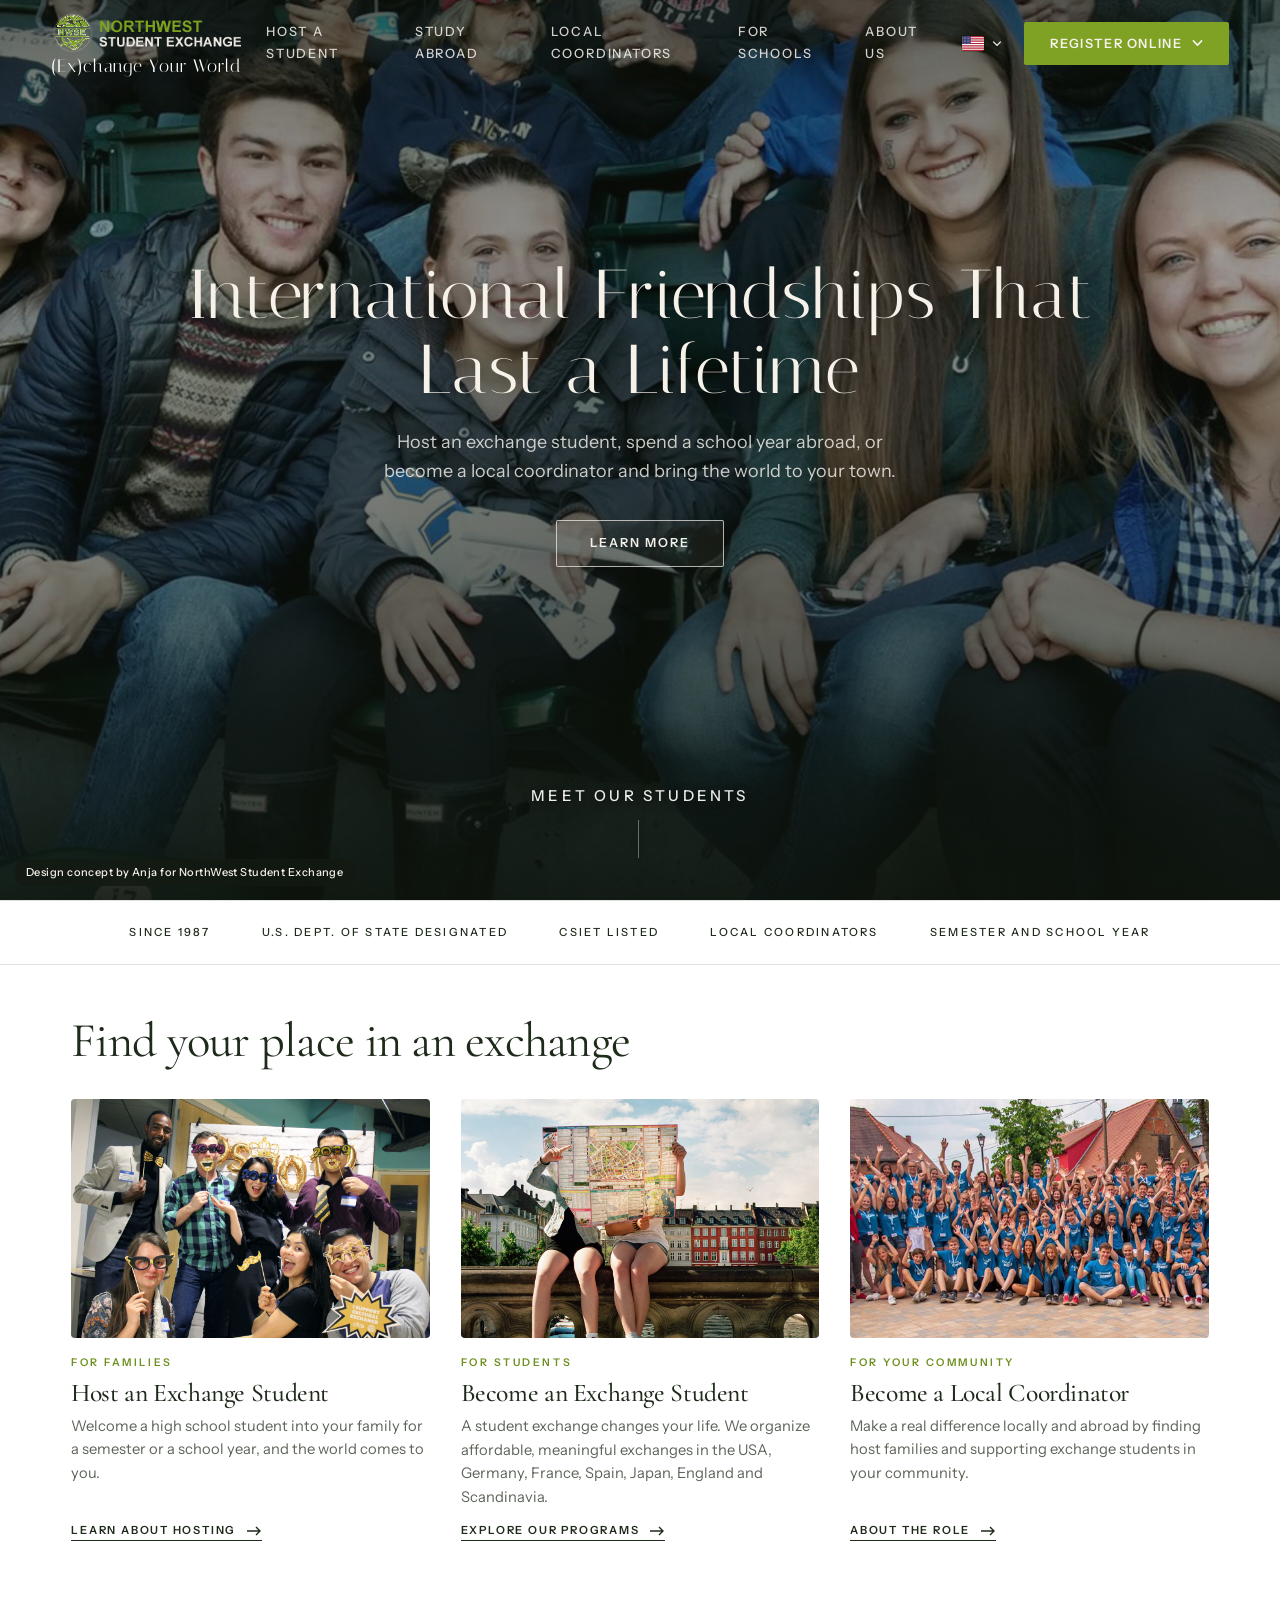
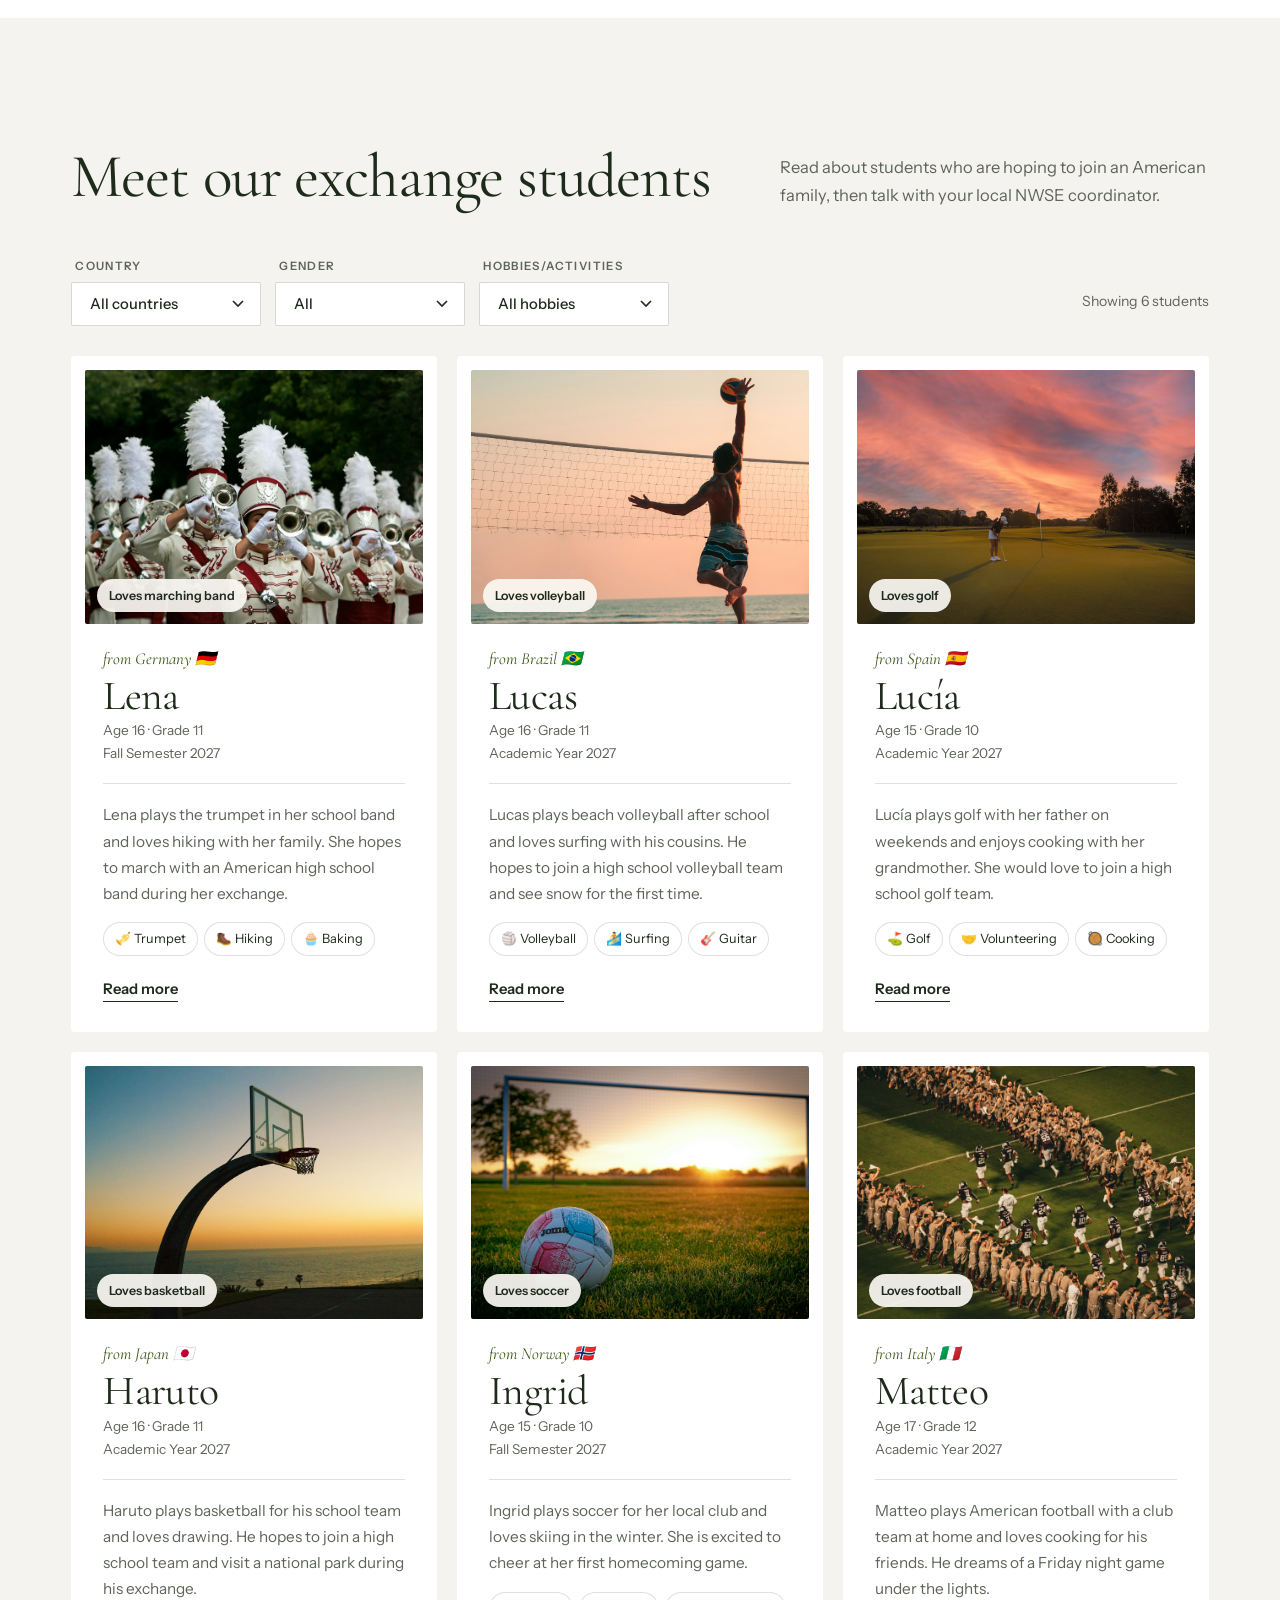
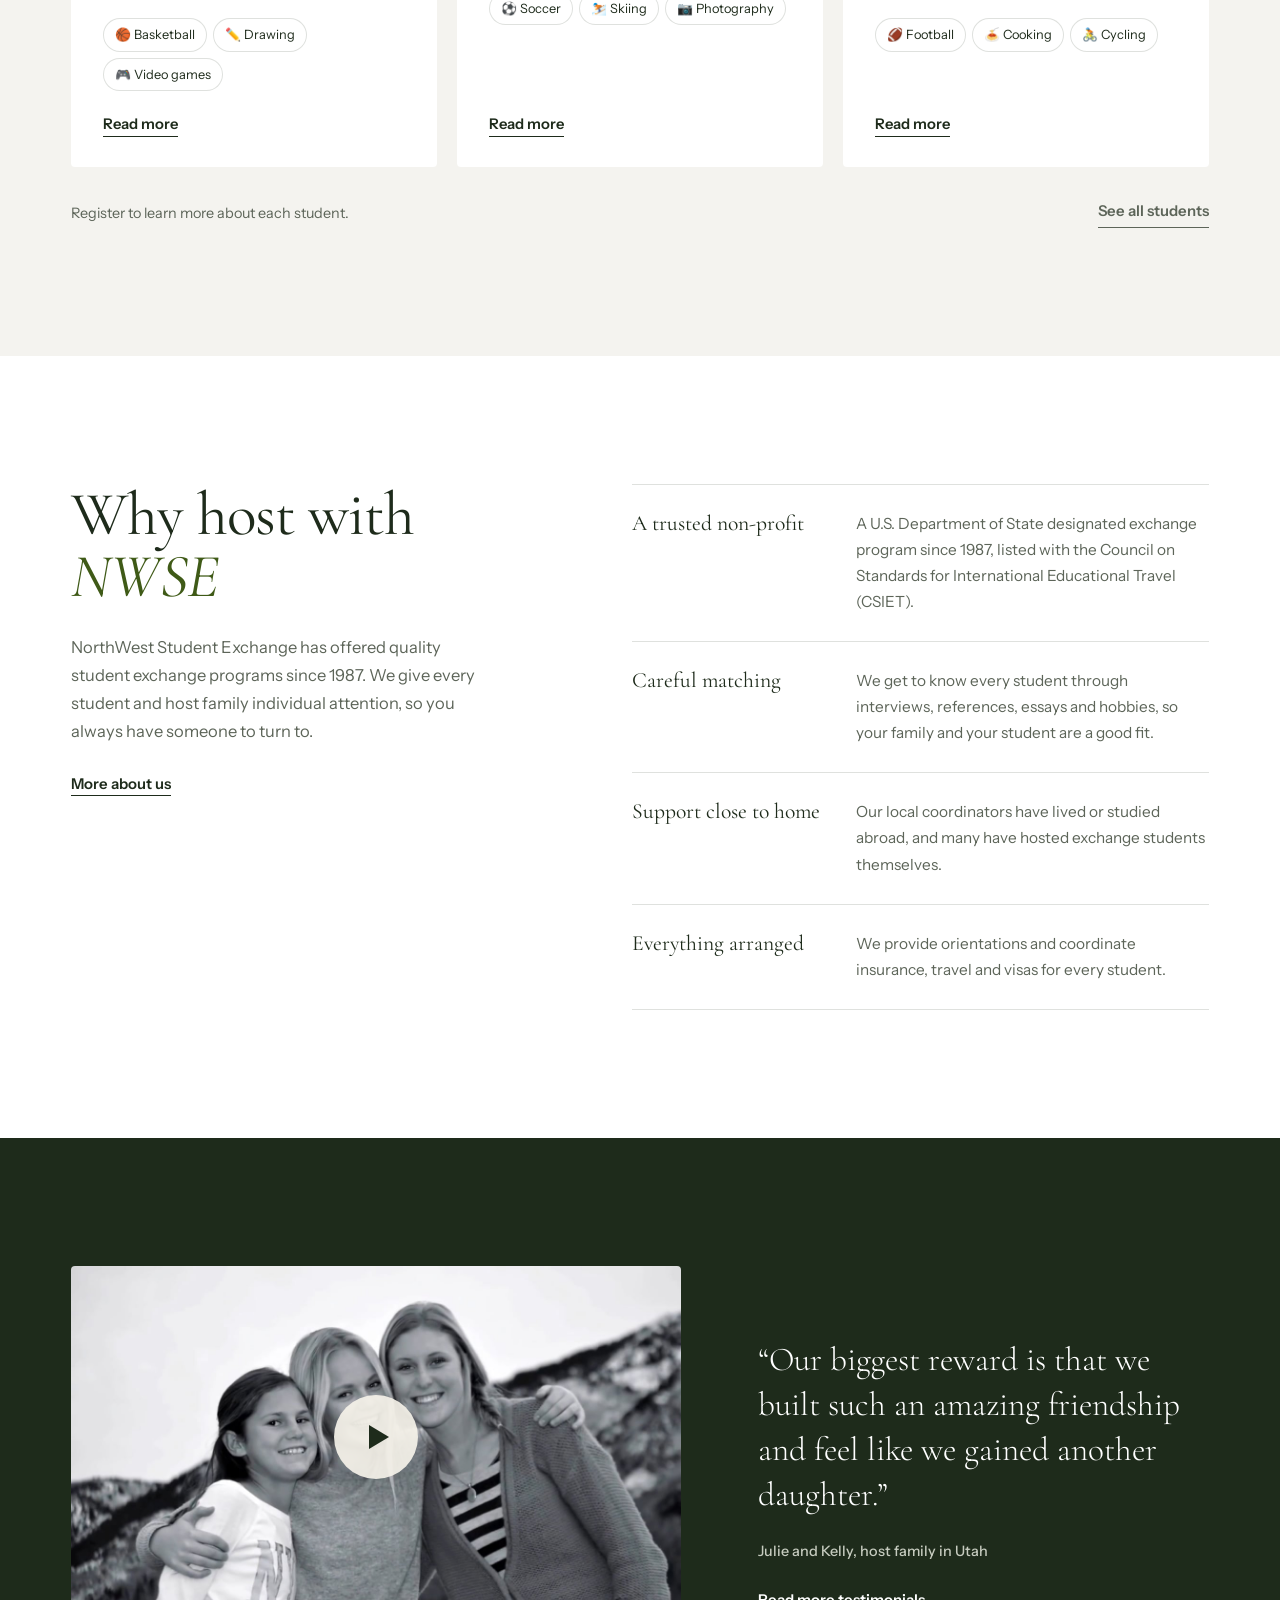
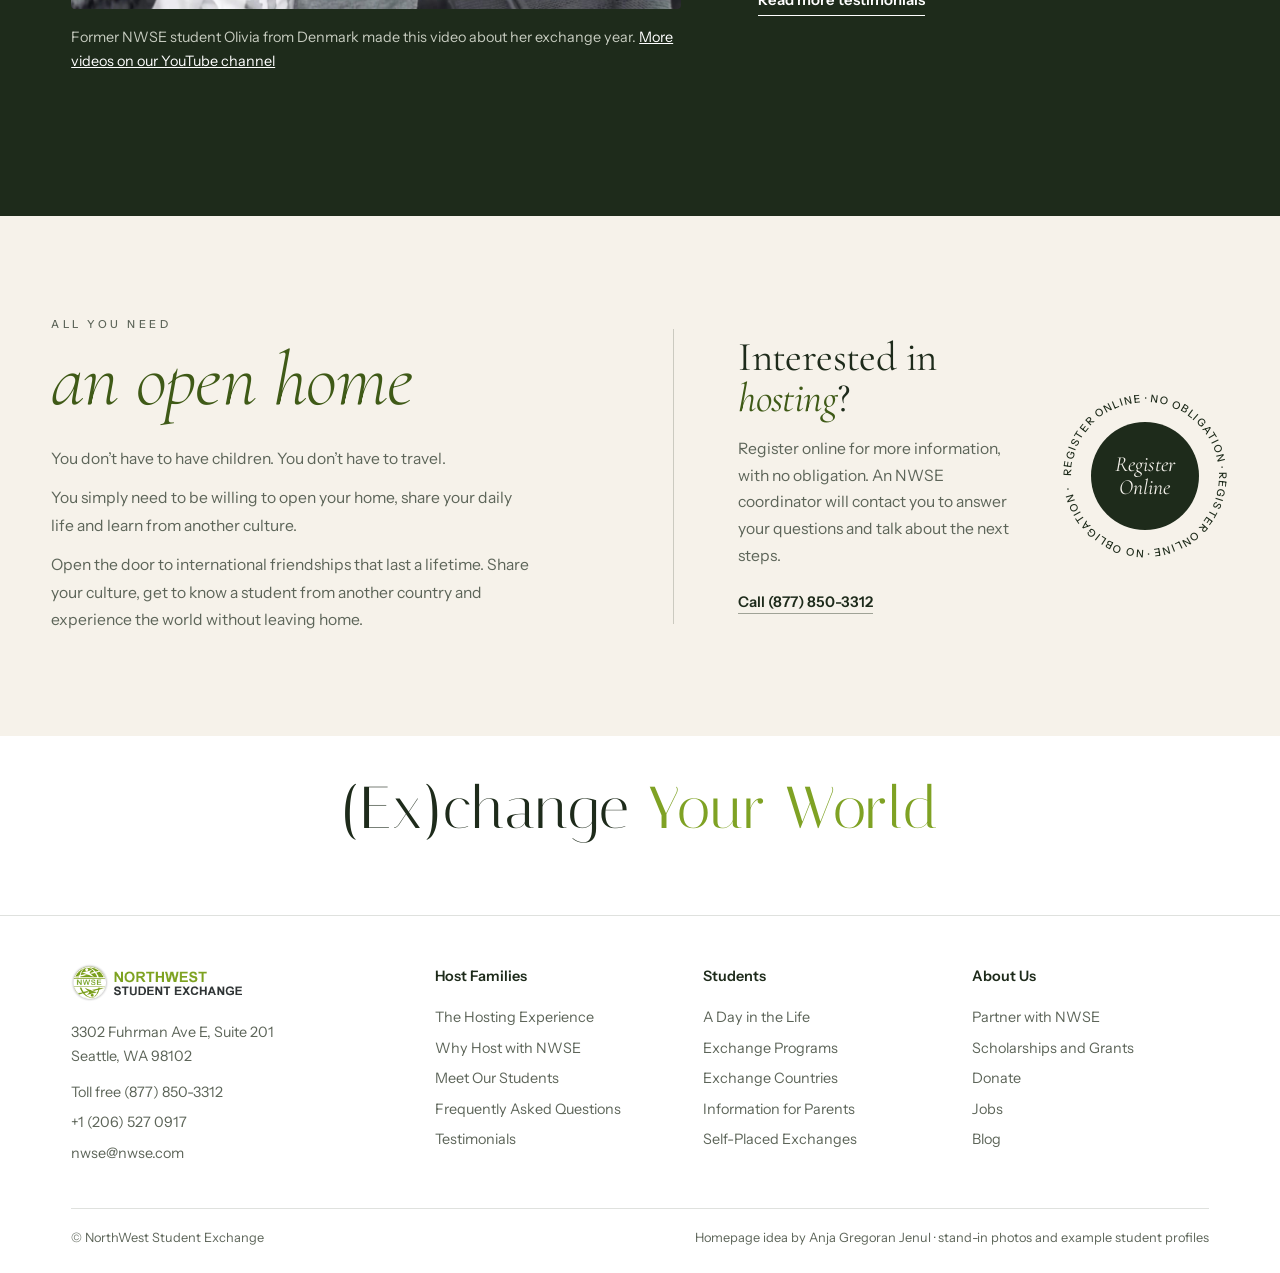
<file: index.html>
<!doctype html>
<html lang="en">
<head>
<meta charset="utf-8">
<meta name="viewport" content="width=device-width, initial-scale=1">
<title>NorthWest Student Exchange | High School Exchange Programs Since 1987</title>
<meta name="robots" content="noindex">
<script>
/* a refresh always opens the page at the top, not where the visitor had scrolled to */
(function () {
  if ('scrollRestoration' in history) history.scrollRestoration = 'manual';
  var n = performance.getEntriesByType && performance.getEntriesByType('navigation')[0];
  if (n && n.type === 'reload') {
    if (location.hash) history.replaceState(null, '', location.pathname + location.search);
    window.addEventListener('load', function () { window.scrollTo(0, 0); });
  }
})();
</script>
<link rel="preconnect" href="https://fonts.googleapis.com">
<link rel="preconnect" href="https://fonts.gstatic.com" crossorigin>
<link href="https://fonts.googleapis.com/css2?family=Instrument+Serif:ital@0;1&family=Instrument+Sans:wght@400;500;600&family=Cormorant+Garamond:ital,wght@0,300;0,400;0,500;1,300;1,400&family=Caveat:wght@500;600&family=Italiana&display=swap" rel="stylesheet">
<style>
  :root {
    --cream: #f6f2ea;
    --paper: #fbf9f4;
    --sand: #ece5d8;
    --ink: #1e2b1b;
    --soft: #5d6559;
    --green: #7fa224;
    --green-deep: #3f5a17;
    --line: rgba(30, 43, 27, 0.14);
    --serif: "Cormorant Garamond", "Times New Roman", serif;
    --sans: "Helvetica Neue", Helvetica, Arial, sans-serif;
    --display: "Instrument Serif", "Cormorant Garamond", serif;
    --hand: "Caveat", "Bradley Hand", cursive;
    --gutter: clamp(16px, 4vw, 64px);
  }
  * { box-sizing: border-box; }
  html { scroll-behavior: smooth; }
  body { margin: 0; background: var(--cream); color: var(--ink); font: 400 16.5px/1.7 var(--sans); -webkit-font-smoothing: antialiased; }
  img { display: block; max-width: 100%; }
  a { color: inherit; }
  h1, h2, h3 { font-family: var(--serif); font-weight: 400; margin: 0; line-height: 1.02; letter-spacing: -0.01em; }
  h1 em, h2 em { font-style: italic; color: var(--green-deep); }
  p { margin: 0 0 1em; }
  .wrap { max-width: 1240px; margin: 0 auto; padding-left: var(--gutter); padding-right: var(--gutter); }
  .btn { white-space: nowrap; display: inline-flex; align-items: center; background: var(--ink); color: var(--cream); text-decoration: none; font-weight: 600; font-size: 0.92rem; letter-spacing: 0.01em; padding: 15px 28px; border-radius: 999px; transition: background .25s; }
  .btn:hover { background: var(--green-deep); }
  .btn.line { background: transparent; color: var(--ink); box-shadow: inset 0 0 0 1px var(--ink); }
  .btn.line:hover { background: var(--ink); color: var(--cream); }
  .link { font-weight: 600; font-size: 0.93rem; text-decoration: none; border-bottom: 1px solid currentColor; padding-bottom: 2px; }
  .link:hover { color: var(--green-deep); }

  header { position: sticky; top: 0; z-index: 20; background: rgba(246, 242, 234, 0.92); backdrop-filter: blur(12px); border-bottom: 1px solid var(--line); }
  .bar { display: flex; align-items: center; justify-content: space-between; gap: 24px; height: 82px; }
  .logo img { height: 42px; width: auto; }
  nav { display: flex; align-items: center; gap: 30px; font-size: 0.74rem; font-weight: 500; letter-spacing: .14em; text-transform: uppercase; }
  nav a { text-decoration: none; color: var(--soft); }
  nav a:hover { color: var(--ink); }
  nav .btn { color: var(--cream); padding: 11px 22px; font-size: 0.86rem; }
  .subnav { display: none; }

  .hero { position: relative; padding: 0; min-height: clamp(600px, calc(100vh - 82px), 820px); display: flex; align-items: center; overflow: hidden; }
  .hero-bg { position: absolute; top: 0; bottom: 0; right: 0; left: 31%; overflow: hidden; background: var(--cream); }
  .hero-bg::after { content: ""; position: absolute; inset: 0; z-index: 1; pointer-events: none;
    background: linear-gradient(90deg, var(--cream) 0%, rgba(246,242,234,.82) 12%, rgba(246,242,234,.35) 28%, rgba(246,242,234,0) 46%); }
  .slide { position: absolute; inset: 0 0 0 4px; margin: 0; opacity: 0; transition: opacity 1.4s ease; }
  .slide.on { opacity: 1; }
  .slide img { width: 100%; height: 100%; object-fit: cover; transform: scale(1.07); transition: transform 8s ease-out; }
  .slide.on img { transform: scale(1); }
  .hero-in { position: relative; z-index: 2; width: 100%; }
  .hero .hero-in { max-width: none; padding-left: clamp(24px, 5vw, 88px); }
  header .wrap.bar { max-width: none; padding-left: clamp(24px, 5vw, 88px); padding-right: clamp(24px, 4vw, 64px); }
  .hero-copy { max-width: 570px; padding: 48px 0 56px; }
  .eyebrow { font-size: 0.74rem; letter-spacing: .22em; text-transform: uppercase; color: var(--soft); margin: 0 0 18px; }
  .hero h1 { font: 400 clamp(2.3rem, 4vw, 4.4rem)/1 var(--serif); letter-spacing: -0.025em; }
  .hero h1 { white-space: nowrap; }
  .hero h1 span { display: inline; }
  .hero h1 em { display: inline; color: var(--green-deep); }
  .hero .sub { font: italic 400 clamp(1.45rem, 2.2vw, 2rem)/1.2 var(--serif); color: var(--green-deep); margin: 22px 0 14px; max-width: 15em; }
  .hero .lead { font-size: 1.06rem; color: var(--soft); max-width: 31em; margin: 0 0 30px; }
  .hero .ctas { display: flex; flex-wrap: wrap; gap: 10px; }
  .hero .call { margin: 18px 0 0; font-size: 0.88rem; color: var(--soft); }
  .hero .call a { color: var(--ink); font-weight: 600; text-decoration: none; white-space: nowrap; }
  .hero { padding-bottom: 0; }
  .hero-bg { bottom: 46px; }
  .hero-cap { position: absolute; z-index: 2; right: clamp(24px, 4vw, 64px); bottom: 0; height: 46px; display: flex; align-items: center; margin: 0; font-size: 0.72rem; letter-spacing: .18em; text-transform: uppercase; color: var(--soft); transition: opacity .4s; }
  .teaser { position: absolute; z-index: 3; right: clamp(24px, 4vw, 64px); bottom: 44px; display: flex; align-items: center; gap: 14px; background: rgba(251,249,244,.95); backdrop-filter: blur(8px); border: 0; border-radius: 18px; padding: 10px 22px 10px 10px; text-align: left; cursor: pointer; color: var(--ink); font-family: var(--sans); box-shadow: 0 14px 34px rgba(18,26,16,.18); transition: opacity .4s, transform .3s; }
  .teaser:hover { transform: translateY(-3px); }
  .teaser img { width: 66px; height: 66px; border-radius: 12px; object-fit: cover; }
  .teaser small { display: block; font-size: 0.66rem; letter-spacing: .16em; text-transform: uppercase; color: var(--soft); }
  .teaser b { display: block; font: 500 1.35rem/1.15 var(--serif); margin: 2px 0 3px; }
  .teaser i { font-style: normal; font-size: 0.82rem; font-weight: 600; border-bottom: 1px solid currentColor; }
  .teaser.fade, .hero-cap.fade { opacity: 0; }
  .hero h1, .hero .sub, .hero .lead, .hero .ctas, .hero .call, .eyebrow { animation: rise .9s cubic-bezier(.2,.7,.2,1) both; }
  .hero h1 { animation-delay: .05s; } .hero .sub { animation-delay: .15s; } .hero .lead { animation-delay: .25s; } .hero .ctas { animation-delay: .35s; } .hero .call { animation-delay: .4s; }
  @keyframes rise { from { opacity: 0; transform: translateY(16px); } }
  .facts-wrap { padding-top: clamp(34px, 4vw, 52px); padding-bottom: clamp(44px, 5vw, 70px); }
  .facts { list-style: none; padding: 0; margin: 0; display: grid; grid-template-columns: repeat(4, 1fr); gap: 24px; text-align: left; }
  .facts li { font-size: 0.84rem; color: var(--soft); border-left: 1px solid var(--line); padding-left: 20px; line-height: 1.45; }
  .facts b { display: block; font: 500 1.45rem var(--serif); color: var(--ink); margin-bottom: 2px; }
  @media (prefers-reduced-motion: reduce) { .slide img { transition: none; } .hero h1, .hero .sub, .hero .lead, .hero .ctas, .hero .call, .eyebrow { animation: none; } }

  /* student filters and chips */
  .filters { display: flex; flex-wrap: wrap; align-items: end; gap: 12px 14px; margin: -16px 0 30px; }
  .filters label { display: grid; gap: 6px; }
  .filters label span { font-size: 0.72rem; font-weight: 600; letter-spacing: .12em; text-transform: uppercase; color: var(--soft); padding-left: 4px; }
  .filters select { appearance: none; -webkit-appearance: none; font: 500 0.92rem var(--sans); color: var(--ink); background: var(--paper) url("data:image/svg+xml,%3Csvg xmlns='http://www.w3.org/2000/svg' width='12' height='8'%3E%3Cpath d='M1 1l5 5 5-5' fill='none' stroke='%231e2b1b' stroke-width='1.6'/%3E%3C/svg%3E") no-repeat right 16px center; border: 1px solid rgba(30,43,27,.18); border-radius: 999px; padding: 12px 44px 12px 18px; min-width: 190px; cursor: pointer; }
  .filters select:hover, .filters select:focus { border-color: var(--ink); outline: none; }
  .filters .count { margin-left: auto; font-size: 0.88rem; color: var(--soft); padding-bottom: 12px; }
  .card.hide { display: none; }
  .likes { list-style: none; padding: 0; margin: 0 0 24px; display: flex; flex-wrap: wrap; gap: 6px; }
  .likes li { font-size: 0.8rem; background: var(--cream); border: 1px solid var(--line); border-radius: 999px; padding: 5px 11px; }
  .card .link { background: none; border: 0; padding: 0 0 3px; cursor: pointer; font: 600 0.92rem var(--sans); color: var(--ink); border-bottom: 1.5px solid var(--ink); }

  /* profile */
  dialog.profile { width: min(1120px, 94vw); max-height: 92vh; padding: 0; border: 0; border-radius: 26px; background: var(--paper); color: var(--ink); overflow: auto; box-shadow: 0 30px 80px rgba(18,26,16,.35); }
  dialog.profile::backdrop { background: rgba(18,26,16,.55); backdrop-filter: blur(4px); }
  .pf { display: grid; grid-template-columns: 0.92fr 1.08fr; }
  .pf-media { padding: 16px; display: grid; grid-template-columns: 1fr 1fr; gap: 10px; align-content: start; position: sticky; top: 0; align-self: start; }
  .pf-media img { width: 100%; aspect-ratio: 1; object-fit: cover; border-radius: 14px; }
  .pf-media img:first-child { grid-column: 1 / -1; aspect-ratio: 5 / 4; object-position: 50% 18%; }
  .pf-body { padding: 48px 52px 40px 30px; }
  .pf-close { position: absolute; top: 16px; right: 16px; z-index: 2; width: 44px; height: 44px; border-radius: 50%; border: 1px solid var(--line); background: var(--paper); font-size: 1.3rem; cursor: pointer; color: var(--ink); }
  .pf .where { font: italic 400 1.1rem var(--serif); color: var(--green-deep); }
  .pf h2 { font-size: clamp(2.8rem, 4.4vw, 4rem); margin: 4px 0 6px; }
  .pf .sid { font-size: 0.78rem; letter-spacing: .12em; text-transform: uppercase; color: var(--soft); }
  .pf-quick { display: flex; flex-wrap: wrap; gap: 8px; margin: 22px 0 28px; padding: 0; list-style: none; }
  .pf-quick li { background: var(--cream); border-radius: 12px; padding: 10px 14px; font-size: 0.86rem; }
  .pf-quick b { display: block; font-size: 0.7rem; letter-spacing: .12em; text-transform: uppercase; color: var(--soft); font-weight: 600; margin-bottom: 2px; }
  .pf h4 { font: 600 0.74rem var(--sans); letter-spacing: .14em; text-transform: uppercase; color: var(--soft); margin: 0 0 12px; }
  .pf-loves { display: flex; flex-wrap: wrap; gap: 8px; list-style: none; padding: 0; margin: 0 0 30px; }
  .pf-loves li { background: #eef2e4; color: var(--green-deep); border-radius: 999px; padding: 9px 16px; font-weight: 600; font-size: 0.92rem; }
  .pf-letter { background: var(--cream); border-radius: 18px; padding: 26px 28px; margin-bottom: 30px; }
  .pf-letter p { margin: 0; color: var(--ink); font-size: 1rem; }
  .pf-letter .hi { font: italic 400 1.5rem var(--serif); color: var(--green-deep); margin-bottom: 10px; }
  .pf-facts { display: grid; grid-template-columns: 1fr 1fr; gap: 0 28px; margin: 0 0 30px; }
  .pf-facts div { display: grid; grid-template-columns: 30px 1fr; gap: 4px 10px; padding: 14px 0; border-top: 1px solid var(--line); }
  .pf-facts .ic { font-size: 1.2rem; line-height: 1.3; grid-row: span 2; }
  .pf-facts b { font-size: 0.72rem; letter-spacing: .12em; text-transform: uppercase; color: var(--soft); font-weight: 600; }
  .pf-facts span { font-size: 0.94rem; }
  .pf-dreams { list-style: none; padding: 0; margin: 0 0 30px; }
  .pf-dreams li { padding: 10px 0 10px 34px; position: relative; border-top: 1px solid var(--line); }
  .pf-dreams li::before { content: "✓"; position: absolute; left: 4px; top: 9px; width: 20px; height: 20px; border-radius: 50%; background: var(--green); color: #fff; font-size: 0.7rem; display: grid; place-items: center; }
  .pf-cta { display: flex; flex-wrap: wrap; align-items: center; gap: 12px 18px; }
  .pf-cta span { font-size: 0.88rem; color: var(--soft); }
  .pf-cta a.tel { color: var(--ink); font-weight: 600; text-decoration: none; }
  .pf-nav { display: flex; justify-content: space-between; margin-top: 34px; padding-top: 20px; border-top: 1px solid var(--line); }
  .pf-nav button { background: none; border: 0; font: 600 0.9rem var(--sans); color: var(--ink); cursor: pointer; padding: 6px 0; }

  .statement { background: var(--paper); border-top: 1px solid var(--line); border-bottom: 1px solid var(--line); text-align: center; padding-top: clamp(64px, 8vw, 110px); padding-bottom: clamp(64px, 8vw, 110px); }
  .statement p { font: 300 clamp(1.7rem, 3.4vw, 2.8rem)/1.3 var(--serif); max-width: 24em; margin: 0 auto; letter-spacing: -0.01em; }
  .statement p em { color: var(--green-deep); }
  .statement small { display: block; margin-top: 28px; color: var(--soft); font-size: 0.88rem; }

  section { padding-top: clamp(80px, 10vw, 140px); padding-bottom: clamp(80px, 10vw, 140px); }
  .head { display: flex; flex-wrap: wrap; justify-content: space-between; align-items: end; gap: 20px 60px; margin-bottom: clamp(40px, 5vw, 64px); }
  .head h2 { font-size: clamp(2.5rem, 4.8vw, 4.2rem); max-width: 12em; }
  .head p { color: var(--soft); max-width: 26em; margin: 0; }

  .paths { display: grid; grid-template-columns: repeat(3, 1fr); gap: clamp(20px, 3vw, 40px); }
  .path .ph { overflow: hidden; border-radius: 14px; margin-bottom: 26px; }
  .path img { width: 100%; aspect-ratio: 3 / 4; object-fit: cover; transition: transform .6s ease; }
  .path:hover img { transform: scale(1.03); }
  .path h3 { font-size: 2rem; margin-bottom: 12px; }
  .path p { color: var(--soft); font-size: 0.97rem; margin-bottom: 18px; }
  .path .langs { font-size: 0.88rem; color: var(--soft); margin: 16px 0 0; }
  .path .langs a { color: var(--green-deep); }

  .students { background: var(--sand); }
  .cards { display: grid; grid-template-columns: repeat(3, 1fr); gap: 20px; }
  @media (max-width: 1100px) { .cards { grid-template-columns: repeat(2, 1fr); } }
  .card { background: var(--paper); border-radius: 16px; padding: 14px 14px 30px; display: flex; flex-direction: column; }
  .card > *:not(.pic) { margin-left: 18px; margin-right: 18px; }
  .card .pic { position: relative; overflow: hidden; border-radius: 10px; margin-bottom: 24px; }
  .card .pic img { width: 100%; aspect-ratio: 4 / 3; object-fit: cover; transition: transform .6s ease; }
  .card:hover .pic img { transform: scale(1.04); }
  .card .pic span { position: absolute; left: 12px; bottom: 12px; background: rgba(251,249,244,.92); color: var(--ink); font-size: 0.78rem; font-weight: 600; padding: 6px 12px; border-radius: 999px; }
  .card .where { font: italic 400 1.05rem var(--serif); color: var(--green-deep); }
  .card h3 { font-size: 2.6rem; margin: 6px 0 2px; }
  .card .meta { display: block; font-size: 0.85rem; color: var(--soft); margin-bottom: 18px; padding-bottom: 18px; border-bottom: 1px solid var(--line); }
  .card p { font-size: 0.96rem; color: var(--soft); }
  .card .link { margin-top: auto; align-self: flex-start; }
  .students .foot-note { display: flex; flex-wrap: wrap; justify-content: space-between; align-items: center; gap: 16px; margin-top: 32px; font-size: 0.9rem; color: var(--soft); }

  .why { display: grid; grid-template-columns: 0.9fr 1.1fr; gap: clamp(40px, 7vw, 120px); align-items: start; }
  .why h2 { font-size: clamp(2.5rem, 4.8vw, 4.2rem); }
  .why .intro { color: var(--soft); margin: 24px 0 24px; max-width: 26em; }
  .why ul { list-style: none; margin: 0; padding: 0; border-top: 1px solid var(--line); }
  .why li { display: grid; grid-template-columns: 200px 1fr; gap: 24px; padding: 26px 0; border-bottom: 1px solid var(--line); }
  .why li b { font: 400 1.35rem/1.2 var(--serif); }
  .why li span { color: var(--soft); font-size: 0.96rem; }

  .voices { background: var(--ink); color: var(--cream); }
  .voices-grid { display: grid; grid-template-columns: 1.15fr 0.85fr; gap: clamp(40px, 6vw, 96px); align-items: center; }
  .video { position: relative; display: block; border-radius: 16px; overflow: hidden; text-decoration: none; }
  .video img { width: 100%; aspect-ratio: 16 / 9; object-fit: cover; transition: transform .6s ease; }
  .video:hover img { transform: scale(1.03); }
  .video .play { position: absolute; inset: 0; display: grid; place-items: center; }
  .video .play span { width: 84px; height: 84px; border-radius: 50%; background: rgba(246,242,234,.92); display: grid; place-items: center; }
  .video .play span::before { content: ""; border-left: 20px solid var(--ink); border-top: 12px solid transparent; border-bottom: 12px solid transparent; margin-left: 5px; }
  .video iframe { display: block; width: 100%; aspect-ratio: 16 / 9; border: 0; }
  .video.playing { cursor: default; }
  .video-cap { margin-top: 16px; font-size: 0.9rem; color: #c6cbbf; }
  .video-cap a { color: var(--cream); }
  .voices blockquote { margin: 0; font: 300 clamp(1.6rem, 2.6vw, 2.2rem)/1.35 var(--serif); }
  .voices cite { display: block; margin-top: 24px; font: 500 0.9rem var(--sans); font-style: normal; color: #c6cbbf; }
  .voices .link { display: inline-block; margin-top: 28px; color: var(--cream); }

  .closing { text-align: center; }
  .closing h2 { font-size: clamp(2.6rem, 5.4vw, 4.8rem); max-width: 13em; margin: 0 auto; }
  .closing p.sub { color: var(--soft); max-width: 34em; margin: 24px auto 36px; }
  .closing .ctas { display: flex; flex-wrap: wrap; justify-content: center; gap: 12px; }
  .more-row { display: grid; grid-template-columns: repeat(3, 1fr); gap: 24px; margin-top: clamp(64px, 8vw, 110px); text-align: left; }
  .more-row div { border-top: 1px solid var(--ink); padding-top: 22px; }
  .more-row h3 { font-size: 1.6rem; margin-bottom: 10px; }
  .more-row p { color: var(--soft); font-size: 0.94rem; margin: 0 0 14px; }

  footer { background: var(--paper); border-top: 1px solid var(--line); padding-top: 64px; padding-bottom: 32px; font-size: 0.9rem; color: var(--soft); }
  .foot { display: grid; grid-template-columns: 1.4fr 1fr 1fr 1fr; gap: 32px; }
  .foot img { height: 38px; margin-bottom: 18px; }
  footer h4 { margin: 0 0 14px; color: var(--ink); font-weight: 600; font-size: 0.9rem; }
  footer a { text-decoration: none; display: block; padding: 3px 0; }
  footer a:hover { color: var(--ink); }
  footer p { margin: 0 0 8px; }
  .foot-bottom { margin-top: 48px; padding-top: 18px; border-top: 1px solid var(--line); display: flex; flex-wrap: wrap; justify-content: space-between; gap: 10px; font-size: 0.8rem; }

  @media (max-width: 1080px) { nav { gap: 22px; } }
  @media (max-width: 960px) {
    nav a:not(.btn) { display: none; }
    .logo img { height: 34px; }
    .bar { height: 66px; }
    .subnav { display: flex; gap: 22px; overflow-x: auto; white-space: nowrap; padding-bottom: 12px; font-size: 0.88rem; font-weight: 500; scrollbar-width: none; }
    .subnav::-webkit-scrollbar { display: none; }
    .subnav a { text-decoration: none; color: var(--soft); }
    .why, .voices-grid { grid-template-columns: 1fr; }
    .hero { display: block; min-height: 0; }
    .hero-bg { position: relative; left: 0; bottom: auto; aspect-ratio: 4 / 3.4; }
    .slide { inset: 0; }
    .hero .hero-in { padding-left: var(--gutter); }
    .hero-bg::after { background: linear-gradient(0deg, var(--cream) 0%, rgba(246,242,234,0) 30%); }
    .hero-copy { padding: 10px 0 44px; }
    .hero h1 { font-size: clamp(1.8rem, 8.2vw, 3.6rem); }
    .hero-cap { position: static; height: auto; justify-content: flex-end; padding: 10px var(--gutter) 0; }
    .teaser { right: 16px; bottom: 26px; padding: 8px 16px 8px 8px; gap: 11px; }
    .teaser img { width: 52px; height: 52px; }
    .teaser b { font-size: 1.15rem; }
    .facts { grid-template-columns: 1fr 1fr; gap: 20px 16px; }
    .facts li { padding-left: 14px; font-size: 0.78rem; }
    .facts b { font-size: 1.2rem; }
    .pf { grid-template-columns: 1fr; }
    .pf-media { position: static; padding: 12px 12px 0; }
    .pf-body { padding: 26px 22px 30px; }
    .pf-facts { grid-template-columns: 1fr; }
    .paths, .cards, .more-row { grid-template-columns: 1fr; }
    .path img { aspect-ratio: 4 / 3; }
    .why li { grid-template-columns: 1fr; gap: 6px; }
    .foot { grid-template-columns: 1fr 1fr; }
  }
  @media (max-width: 560px) {
    .foot { grid-template-columns: 1fr; }
    .card { padding: 12px 12px 26px; }
    .card > *:not(.pic) { margin-left: 14px; margin-right: 14px; }
  }

  /* ===== v11: Dandelion-inspired top ===== */
  .announce { background: var(--sand); text-align: center; font-size: 0.68rem; letter-spacing: .2em; text-transform: uppercase; color: var(--ink); padding: 9px 16px; }
  .announce a { text-decoration: none; font-weight: 600; white-space: nowrap; }
  header .wrap.bar { display: grid; grid-template-columns: 1fr auto 1fr; max-width: none; padding-left: clamp(24px, 4vw, 64px); padding-right: clamp(24px, 4vw, 64px); height: 86px; }
  header nav.nl { justify-content: flex-start; } header nav.nr { justify-content: flex-end; }
  header .logo img { height: 46px; }
  .hero { display: grid; place-items: center; min-height: clamp(560px, calc(100vh - 120px), 820px); padding: 0; text-align: center; }
  .hero-bg { left: 0; bottom: 0; }
  .slide { inset: 0; }
  .hero-bg::after { background: linear-gradient(180deg, rgba(20,24,16,.30) 0%, rgba(20,24,16,.42) 55%, rgba(20,24,16,.55) 100%); }
  .hero .hero-in { max-width: none; padding: 0 var(--gutter); }
  .hero-copy { max-width: 1000px; margin: 0 auto; padding: 70px 0 110px; }
  .hero h1 { font: 400 clamp(3.2rem, 7.4vw, 7.2rem)/.92 var(--display); text-transform: uppercase; letter-spacing: .005em; white-space: normal; color: #fbf7ee; text-shadow: 0 2px 30px rgba(0,0,0,.18); }
  .hero h1 span, .hero h1 em { display: block; font-style: normal; color: inherit; }
  .hero .sub { font: 500 clamp(0.8rem, 1.1vw, 0.98rem)/1.6 var(--sans); font-style: normal; letter-spacing: .26em; text-transform: uppercase; color: #fbf7ee; margin: 28px auto 34px; max-width: none; }
  .hero .ctas { justify-content: center; gap: 12px; }
  .hero .btn { background: #fbf7ee; color: var(--ink); min-width: 250px; justify-content: center; font-size: 0.78rem; letter-spacing: .2em; text-transform: uppercase; padding: 16px 34px; }
  .hero .btn:hover { background: #fff; }
  .hero .btn.line { background: transparent; color: #fbf7ee; border: 1px solid rgba(251,247,238,.8); }
  .hero .btn.line:hover { background: rgba(251,247,238,.12); }
  .hero-cap { right: auto; left: clamp(24px, 4vw, 64px); bottom: 28px; height: auto; color: rgba(251,247,238,.9); }
  .teaser { bottom: 26px; }
  .values { list-style: none; margin: 0; padding: 22px var(--gutter); display: flex; flex-wrap: wrap; justify-content: center; gap: 12px clamp(24px, 4vw, 60px); font-size: 0.7rem; font-weight: 500; letter-spacing: .2em; text-transform: uppercase; color: var(--ink); background: var(--paper); border-bottom: 1px solid var(--line); }
  .statement { text-align: left; background: var(--cream); border: 0; }
  .two-col { display: grid; grid-template-columns: 1fr 1.15fr; gap: clamp(32px, 6vw, 90px); align-items: center; max-width: 1100px; margin: 0 auto; }
  .two-col h2 { font: 400 clamp(2rem, 3.6vw, 3.1rem)/1.15 var(--serif); letter-spacing: .14em; text-transform: uppercase; }
  .two-col h2 em { display: block; text-transform: none; letter-spacing: .08em; color: var(--green-deep); }
  .two-col .txt { border-left: 1px solid var(--ink); padding-left: clamp(20px, 2.4vw, 34px); }
  .statement .two-col p { font: italic 400 clamp(1.15rem, 1.6vw, 1.4rem)/1.55 var(--serif); max-width: none; margin: 0; letter-spacing: 0; }
  .statement .two-col p + p { margin-top: 16px; }
  @media (max-width: 960px) {
    header .wrap.bar { grid-template-columns: auto 1fr; height: 66px; padding-left: var(--gutter); padding-right: var(--gutter); }
    header nav.nl { display: none; }
    header .logo img { height: 36px; }
    .announce { font-size: 0.6rem; letter-spacing: .14em; }
    .hero { display: grid; min-height: clamp(560px, 82vh, 760px); }
    .announce .a1 { display: none; }
    .hero-bg { position: absolute; inset: 0; aspect-ratio: auto; }
    .hero-bg::after { background: linear-gradient(180deg, rgba(20,24,16,.32) 0%, rgba(20,24,16,.5) 100%); }
    .hero-copy { padding: 40px 0 150px; }
    .hero h1 { font-size: clamp(2.6rem, 12vw, 4.4rem); white-space: normal; }
    .hero .sub { letter-spacing: .18em; }
    .hero .btn { min-width: 0; width: 100%; max-width: 320px; }
    .hero .ctas { flex-direction: column; align-items: center; }
    .hero-cap { position: absolute; left: var(--gutter); right: auto; bottom: 118px; padding: 0; justify-content: flex-start; }
    .two-col { grid-template-columns: 1fr; }
  }



  /* ===== v18: full background slideshow, centered headline, My-story style link ===== */
  ::selection { background: rgba(127,162,36,.32); color: var(--ink); }
  .top { position: relative; overflow: hidden; display: flex; align-items: center; justify-content: center; padding: 0; min-height: clamp(560px, calc(100vh - 104px), 900px); background: var(--cream); isolation: isolate; }
  .top-bg { position: absolute; inset: -6px; z-index: -2; opacity: .8; filter: url(#chroma) saturate(.92); }
  .top-bg .slide { position: absolute; inset: 0; margin: 0; opacity: 0; transition: opacity 1.8s ease; }
  .top-bg .slide.on { opacity: 1; }
  .top-bg .slide img { width: 100%; height: 100%; object-fit: cover; transform: none; transition: none; }
  .top-veil { position: absolute; inset: 0; z-index: -1; pointer-events: none;
    background:
      radial-gradient(ellipse 46% 40% at 50% 47%, rgba(246,242,234,.82) 0%, rgba(246,242,234,.55) 45%, rgba(246,242,234,0) 100%),
      radial-gradient(ellipse 85% 80% at 50% 50%, rgba(20,24,16,0) 45%, rgba(20,24,16,.38) 80%, rgba(20,24,16,.66) 100%); }
  .top-copy { position: relative; z-index: 1; text-align: center; padding: 40px var(--gutter) 120px; display: flex; flex-direction: column; align-items: center; }
  .top-eyebrow { width: fit-content; margin: 0 0 16px; font-size: 0.72rem; font-weight: 600; letter-spacing: .26em; text-transform: uppercase; color: var(--green-deep); }
  .top h1 { width: fit-content; max-width: 13.5em; margin: 0; font: 400 clamp(2.6rem, 5.2vw, 5.2rem)/1.04 var(--display); letter-spacing: -0.005em; color: var(--ink); text-wrap: balance; }
  .top h1 .mark { position: relative; display: inline-block; white-space: nowrap; color: var(--green-deep); font-style: italic; padding: 0 .04em; }
  .top h1 .mark svg { position: absolute; left: -2%; width: 104%; bottom: -0.16em; height: 0.3em; overflow: visible; }
  .top h1 .mark path { fill: none; stroke: var(--green); stroke-width: 3.2; stroke-linecap: round; vector-effect: non-scaling-stroke; stroke-dasharray: 600; stroke-dashoffset: 600; animation: draw 1.1s .5s cubic-bezier(.6,.1,.3,1) forwards; }
  .top h1 .mark path.thin { stroke-width: 1.6; opacity: .7; animation-delay: .9s; }
  @keyframes draw { to { stroke-dashoffset: 0; } }
  .top-ctas { display: flex; flex-wrap: wrap; justify-content: center; gap: 12px; margin-top: clamp(24px, 2.6vw, 34px); user-select: none; -webkit-user-select: none; }
  .pill { display: inline-flex; align-items: center; gap: 12px; padding: 14px 26px; border-radius: 999px; text-decoration: none; font-size: 0.7rem; font-weight: 600; letter-spacing: .2em; text-transform: uppercase; white-space: nowrap;
    background: rgba(63,90,23,.86); color: #fbf7ee; -webkit-backdrop-filter: blur(14px) saturate(1.3); backdrop-filter: blur(14px) saturate(1.3); box-shadow: inset 0 0 0 1px rgba(255,255,255,.22), 0 8px 22px rgba(30,43,27,.16); transition: background .25s; }
  .pill i { font-style: normal; font-size: 0.95rem; letter-spacing: 0; transition: transform .3s; }
  .pill:hover { background: rgba(63,90,23,1); }
  .pill:hover i { transform: translateX(4px); }
  .pill.alt { background: rgba(251,247,238,.62); color: var(--ink); box-shadow: inset 0 0 0 1px rgba(30,43,27,.2), 0 8px 22px rgba(30,43,27,.1); }
  .pill.alt:hover { background: rgba(251,247,238,.95); }
  .media-cap { position: absolute; z-index: 2; left: clamp(24px, 4vw, 64px); bottom: 34px; margin: 0; font-size: 0.66rem; letter-spacing: .18em; text-transform: uppercase; color: rgba(251,247,238,.85); transition: opacity .4s; user-select: none; -webkit-user-select: none; }
  .media-cap.fade { opacity: 0; }
  .top .teaser { position: absolute; z-index: 2; right: clamp(24px, 4vw, 64px); bottom: 28px; }
  /* same as "My story" on Abroad Club USA */
  .top-sub { position: absolute; left: 0; right: 0; bottom: 92px; z-index: 2; display: flex; justify-content: center; align-items: center; gap: 8px; width: fit-content; margin: 0 auto;
    color: #FBF7EE; text-decoration: none; font-family: 'Instrument Sans', sans-serif; font-size: 12.5px; letter-spacing: 2.9px; text-transform: uppercase; font-weight: 500; opacity: .92; transition: .3s; text-shadow: 0 1px 14px rgba(20,24,16,.35); }
  .top-sub:hover { opacity: 1; }
  .top-sub i { font-style: normal; font-size: 1.2em; line-height: 0; letter-spacing: 0; transition: transform .3s; }
  .top-sub:hover i { transform: translateY(3px); }
  .values { border-top: 1px solid var(--line); }
  #students { scroll-margin-top: 100px; }
  @media (prefers-reduced-motion: reduce) { .top-bg .slide { transition: none; } .top h1 .mark path { animation: none; stroke-dashoffset: 0; } }
  @media (max-width: 1100px) { .top .teaser { display: none; } }
  @media (max-width: 960px) {
    .top { min-height: clamp(520px, 78vh, 720px); }
    .top-copy { padding: 30px var(--gutter) 110px; }
    .top-eyebrow { font-size: 0.62rem; margin-bottom: 12px; }
    .top h1 { font-size: clamp(2.1rem, 9vw, 3.2rem); }
    .top-ctas { flex-direction: column; align-items: center; gap: 8px; margin-top: 22px; }
    .pill { padding: 11px 18px; font-size: 0.62rem; letter-spacing: .16em; gap: 9px; }
    .top-veil { background:
      radial-gradient(ellipse 70% 42% at 50% 46%, rgba(246,242,234,.84) 0%, rgba(246,242,234,.55) 50%, rgba(246,242,234,0) 100%),
      radial-gradient(ellipse 110% 85% at 50% 50%, rgba(20,24,16,0) 45%, rgba(20,24,16,.4) 82%, rgba(20,24,16,.66) 100%); }
    .media-cap { display: none; }
    .top-sub { bottom: 58px; font-size: 10.5px; letter-spacing: 1.8px; padding: 0 18px; text-align: center; line-height: 1.5; }
    #students { scroll-margin-top: 120px; }
    header nav .btn { padding: 9px 15px; font-size: 0.72rem; }
  }

  /* ===== v19: dark overlay, white text, NWSE green (#7fa224), no underline ===== */
  .top { background: #141a12; }
  .top-bg { opacity: 1; }
  .top-veil { background:
      radial-gradient(ellipse 52% 44% at 50% 48%, rgba(14,18,12,.42) 0%, rgba(14,18,12,.24) 60%, rgba(14,18,12,0) 100%),
      radial-gradient(ellipse 85% 80% at 50% 50%, rgba(14,18,12,.30) 40%, rgba(14,18,12,.58) 78%, rgba(10,13,9,.82) 100%); }
  .top-eyebrow { color: #a9cc4a; text-shadow: 0 1px 10px rgba(0,0,0,.45); }
  .top h1 { color: #fff; text-shadow: 0 2px 18px rgba(0,0,0,.38), 0 1px 3px rgba(0,0,0,.3); }
  .top h1 .mark { color: #7fa224; text-shadow: 0 2px 18px rgba(0,0,0,.45), 0 1px 2px rgba(0,0,0,.35); }
  .pill { background: rgba(127,162,36,.9); color: #fff; box-shadow: inset 0 0 0 1px rgba(255,255,255,.25), 0 10px 26px rgba(0,0,0,.28); text-shadow: 0 1px 2px rgba(0,0,0,.2); }
  .pill:hover { background: #7fa224; }
  .pill.alt { background: rgba(255,255,255,.14); color: #fff; box-shadow: inset 0 0 0 1px rgba(255,255,255,.55), 0 10px 26px rgba(0,0,0,.22); }
  .pill.alt:hover { background: rgba(255,255,255,.24); }
  .top-sub { color: #fff; text-shadow: 0 1px 10px rgba(0,0,0,.5); }
  .media-cap { color: rgba(255,255,255,.82); }
  ::selection { background: rgba(127,162,36,.45); color: #fff; }
  @media (max-width: 960px) {
    .top-veil { background:
      radial-gradient(ellipse 80% 46% at 50% 47%, rgba(14,18,12,.45) 0%, rgba(14,18,12,.25) 60%, rgba(14,18,12,0) 100%),
      radial-gradient(ellipse 110% 85% at 50% 50%, rgba(14,18,12,.3) 40%, rgba(14,18,12,.58) 80%, rgba(10,13,9,.82) 100%); }
  }

  /* ===== v20: logo left, centered menu, Register right; no eyebrow; no button arrows; bigger Meet Our Students ===== */
  header .wrap.bar { grid-template-columns: 1fr auto 1fr; }
  header .logo { justify-self: start; }
  header nav.nc { justify-self: center; display: flex; gap: clamp(22px, 2.4vw, 38px); }
  header .nr { justify-self: end; display: flex; align-items: center; }
  header .nr .btn { color: var(--cream); padding: 11px 22px; font-size: 0.74rem; text-transform: uppercase; letter-spacing: .1em; }
  .top h1 { margin-top: 0; }
  .pill { gap: 0; padding: 15px 30px; }
  .top-sub { font-size: 15px; letter-spacing: 3.2px; gap: 10px; }
  .top-sub i { font-size: 1.3em; }
  @media (max-width: 1180px) { header nav.nc { gap: 18px; font-size: 0.64rem; } }
  @media (max-width: 960px) {
    header .wrap.bar { grid-template-columns: auto 1fr; }
    header nav.nc { display: none; }
    header .nr .btn { padding: 9px 15px; font-size: 0.72rem; }
    .pill { padding: 12px 22px; }
    .top-sub { font-size: 12px; letter-spacing: 2.2px; }
  }

  /* ===== v21: header button in brand green, both hero buttons glass, subtle random shine ===== */
  header .nr .btn { background: #7fa224; color: #fff; }
  header .nr .btn:hover { background: #6f9020; }
  .pill, .pill.alt { background: rgba(255,255,255,.14); color: #fff; box-shadow: inset 0 0 0 1px rgba(255,255,255,.55), 0 10px 26px rgba(0,0,0,.22); text-shadow: 0 1px 2px rgba(0,0,0,.2); }
  .pill:hover, .pill.alt:hover { background: rgba(255,255,255,.24); }
  .top h1 .mark { color: transparent; text-shadow: none; padding: 0 .1em 0 .04em;
    background-image: linear-gradient(105deg, #7fa224 0%, #7fa224 44%, #a8cf4c 48%, #d6ec9a 50%, #a8cf4c 52%, #7fa224 56%, #7fa224 100%);
    background-size: 260% 100%; background-position: 100% 0; -webkit-background-clip: text; background-clip: text;
    filter: drop-shadow(0 2px 14px rgba(0,0,0,.42)) drop-shadow(0 1px 1px rgba(0,0,0,.25)); }
  .top h1 .mark.shine { animation: shine var(--shine-dur, 2.2s) cubic-bezier(.45,.05,.35,1) 1; }
  @keyframes shine { from { background-position: 100% 0; } to { background-position: 0% 0; } }

  /* Lucas card centered on the same line as Meet Our Students */
  .top .teaser { bottom: calc(92px + 13px); transform: translateY(50%); }
  .top .teaser:hover { transform: translateY(calc(50% - 3px)); }

  /* ===== v22: Register Online dropdown ===== */
  .reg { position: relative; }
  .reg-btn { border: 0; cursor: pointer; font-family: inherit; font-weight: 600; gap: 10px; }
  .reg-btn svg { width: 11px; height: 8px; fill: none; stroke: currentColor; stroke-width: 1.8; stroke-linecap: round; stroke-linejoin: round; transition: transform .25s; }
  .reg.open .reg-btn svg { transform: rotate(180deg); }
  .reg-menu { position: absolute; right: 0; top: calc(100% + 10px); z-index: 50; min-width: 262px; padding: 8px; border-radius: 16px; background: rgba(251,249,244,.97); -webkit-backdrop-filter: blur(14px); backdrop-filter: blur(14px);
    box-shadow: 0 18px 44px rgba(20,26,18,.18), inset 0 0 0 1px rgba(30,43,27,.08); opacity: 0; visibility: hidden; transform: translateY(-6px); transition: opacity .2s, transform .2s, visibility 0s .2s; }
  .reg.open .reg-menu { opacity: 1; visibility: visible; transform: none; transition: opacity .2s, transform .2s; }
  .reg-menu a { display: block; padding: 12px 16px; border-radius: 10px; text-decoration: none; color: var(--ink); font-size: 0.9rem; font-weight: 500; letter-spacing: 0; text-transform: none; white-space: nowrap; }
  .reg-menu a:hover, .reg-menu a:focus-visible { background: rgba(127,162,36,.14); color: var(--green-deep); outline: none; }
  @media (max-width: 960px) { .reg-menu { min-width: 236px; } .reg-menu a { font-size: 0.86rem; padding: 11px 14px; } }

  /* ===== v23: vertical line under Meet Our Students instead of the arrow ===== */
  .top-sub { position: absolute; }
  .top-sub .cue-line { position: absolute; left: calc(50% - 1.6px); top: calc(100% + 12px); width: 1px; height: 38px; margin-left: -0.5px; overflow: hidden;
    background: rgba(255,255,255,.38); box-shadow: 0 0 8px rgba(0,0,0,.25); transition: height .35s ease; }
  .top-sub .cue-line::after { content: ""; position: absolute; left: 0; top: -40%; width: 100%; height: 40%;
    background: linear-gradient(180deg, rgba(255,255,255,0), #fff); animation: cue-drip 2.6s cubic-bezier(.6,0,.4,1) infinite; }
  .top-sub:hover .cue-line { height: 48px; }
  @keyframes cue-drip { 0% { top: -40%; } 70%, 100% { top: 100%; } }
  @media (prefers-reduced-motion: reduce) { .top-sub .cue-line::after { animation: none; display: none; } }
  @media (max-width: 960px) { .top-sub .cue-line { top: calc(100% + 9px); height: 26px; } }

  /* v25: one Learn More button; compact "Find your place" that fits one screen */
  #ways { padding-top: clamp(36px, 4vw, 52px); padding-bottom: clamp(56px, 6vw, 88px); scroll-margin-top: 86px; }
  #ways .head { margin-bottom: clamp(24px, 2.6vw, 34px); gap: 12px 60px; }
  #ways .head h2 { font-size: clamp(2.3rem, 3.8vw, 3.4rem); max-width: none; }
  #ways .head p { max-width: 24em; font-size: 0.95rem; }
  #ways .paths { gap: clamp(18px, 2.4vw, 32px); }
  #ways .path .ph { margin-bottom: 18px; }
  #ways .path img { aspect-ratio: 4 / 3; }
  #ways .path h3 { font-size: 1.6rem; margin-bottom: 8px; }
  #ways .path p { font-size: 0.92rem; margin-bottom: 14px; }
  #ways .path .langs { margin-top: 10px; font-size: 0.82rem; }
  @media (max-width: 860px) {
    #ways { padding-top: 22px; padding-bottom: 56px; scroll-margin-top: 104px; }
    #ways .head { margin-bottom: 18px; gap: 8px; }
    #ways .head h2 { font-size: 2.1rem; line-height: 1.05; }
    #ways .head p { font-size: 0.88rem; }
    #ways .paths { gap: 14px; }
    #ways .path { display: grid; grid-template-columns: 96px 1fr; column-gap: 14px; align-items: start; }
    #ways .path .ph { grid-row: 1 / span 4; margin: 0; border-radius: 12px; }
    #ways .path img { aspect-ratio: 1 / 1; width: 96px; height: 96px; }
    #ways .path h3 { font-size: 1.25rem; line-height: 1.15; margin: 0 0 4px; }
    #ways .path p { font-size: 0.82rem; line-height: 1.45; margin: 0 0 6px; }
    #ways .path .link { font-size: 0.82rem; justify-self: start; }
    #ways .path .langs { margin: 6px 0 0; font-size: 0.76rem; }
  }

  /* v26: Learn More sits a little higher and reads clearly as a button */
  .top-ctas { margin-top: clamp(16px, 1.7vw, 22px); }
  .top-ctas .pill { background: #fbf7ee; color: var(--ink); text-shadow: none; font-size: 0.74rem; padding: 16px 34px;
    box-shadow: 0 10px 28px rgba(0,0,0,.32), 0 2px 6px rgba(0,0,0,.18); transition: transform .25s ease, box-shadow .25s ease, background .25s ease; }
  .top-ctas .pill:hover { background: #fff; transform: translateY(-2px); box-shadow: 0 16px 34px rgba(0,0,0,.36), 0 3px 8px rgba(0,0,0,.2); }
  .top-ctas .pill:active { transform: translateY(0); }
  .top-ctas .pill:focus-visible { outline: 2px solid #fff; outline-offset: 4px; }
  @media (max-width: 860px) { .top-ctas { margin-top: 14px; } .top-ctas .pill { font-size: 0.68rem; padding: 13px 26px; } }

  /* ===== v28: dark, full-photo hero, header over the photo ===== */
  :root { --cream: #F4F1EB; --paper: #F8F6F1; --sand: #E9E4DA; --ink: #0B1517; --soft: #4F5D5F; --line: rgba(11,21,23,.13);
    --display: "Instrument Serif", "Cormorant Garamond", serif;
    --clay: #C4693B; --clay-dark: #A9552C; --deep: #0E2429; --green-deep: #A9552C; }
  body { font-size: 16px; }
  h1, h2, h3 { letter-spacing: -0.015em; }
  .btn { border-radius: 2px; }
  .path .ph, #ways .path .ph, .card, .video, .teaser, .reg-menu, dialog.profile, .pf-media img, .pf-letter { border-radius: 4px; }
  .card .pic, .teaser img, .reg-menu a, .filters select { border-radius: 2px; }
  .voices { background: var(--deep); }
  .announce { display: none; }

  body.home header { position: fixed; left: 0; right: 0; top: 0; transition: background .35s ease, border-color .35s ease; }
  body.home header:not(.solid) { background: transparent; border-bottom-color: transparent; backdrop-filter: none; -webkit-backdrop-filter: none; }
  header .logo img { height: 34px; }
  header .logo .lg-light { display: none; }
  body.home header:not(.solid) .logo .lg-dark { display: none; }
  body.home header:not(.solid) .logo .lg-light { display: block; }
  body.home header:not(.solid) nav.nc a, body.home header:not(.solid) .subnav a { color: rgba(244,241,235,.86); }
  body.home header:not(.solid) nav.nc a:hover { color: #fff; }
  header .nr .btn { background: var(--clay); color: #F4F1EB; border-radius: 2px; }
  header .nr .btn:hover { background: var(--clay-dark); }

  body.home .top { min-height: 100svh; align-items: flex-end; justify-content: flex-start; background: var(--ink); }
  body.home .top-bg { filter: none; opacity: 1; inset: 0; }
  body.home .top-veil { background: linear-gradient(to top, #0B1517 0%, rgba(11,21,23,.38) 52%, rgba(11,21,23,.12) 100%), linear-gradient(to bottom, rgba(11,21,23,.55) 0%, rgba(11,21,23,0) 26%); }
  body.home .top-copy { width: 100%; max-width: calc(78rem + 2 * var(--gutter)); margin: 0 auto; text-align: left; align-items: flex-start; padding: 0 var(--gutter) clamp(72px, 11vh, 120px); }
  .top .eyebrow-x { margin: 0 0 20px; font: 600 0.75rem/1 var(--sans); letter-spacing: .25em; text-transform: uppercase; color: rgba(244,241,235,.72); }
  body.home .top h1 { width: auto; max-width: 16em; text-align: left; font: 500 clamp(2.75rem, 6.4vw, 5.25rem)/1.03 var(--display); letter-spacing: -0.02em; color: #F4F1EB; text-shadow: none; }
  body.home .top h1 .mark { color: inherit; background: none; -webkit-background-clip: border-box; background-clip: border-box; filter: none; animation: none; }
  .top .top-lead { margin: 22px 0 0; max-width: 36rem; font: 400 1.125rem/1.625 var(--sans); color: rgba(244,241,235,.82); }
  body.home .top-ctas { justify-content: flex-start; margin-top: 34px; gap: 14px; }
  body.home .top .top-ctas .pill { border-radius: 2px; background: var(--clay); color: #F4F1EB; font: 500 0.78rem/1 var(--sans); letter-spacing: .12em; padding: 18px 30px; box-shadow: none; backdrop-filter: none; -webkit-backdrop-filter: none; text-shadow: none; }
  body.home .top .top-ctas .pill:hover { background: var(--clay-dark); transform: none; box-shadow: none; }
  body.home .top .top-ctas .pill.alt { background: transparent; box-shadow: inset 0 0 0 1px rgba(244,241,235,.6); }
  body.home .top .top-ctas .pill.alt:hover { background: rgba(244,241,235,.1); }
  body.home .media-cap, body.home .top-sub { display: none; }
  body.home .top .teaser { bottom: clamp(72px, 11vh, 120px); transform: none; }
  @media (max-width: 960px) {
    header .logo img { height: 28px; }
    body.home .top-copy { padding-bottom: 52px; }
    body.home .top h1 { font-size: clamp(2.6rem, 11vw, 3.4rem); }
    .top .eyebrow-x { font-size: 0.68rem; margin-bottom: 14px; }
    .top .top-lead { font-size: 1rem; margin-top: 16px; }
    body.home .top-ctas { flex-direction: row; flex-wrap: wrap; margin-top: 26px; gap: 10px; }
    body.home .top .top-ctas .pill { padding: 15px 20px; font-size: 0.7rem; letter-spacing: .1em; }
  }

  /* ===== v29: our own look, not theirs: NWSE green, Instrument fonts, centered copy, our photos ===== */
  :root { --serif: "Cormorant Garamond", "Times New Roman", serif; --display: "Instrument Serif", "Cormorant Garamond", serif; --sans: "Instrument Sans", "Helvetica Neue", Arial, sans-serif;
    --green-deep: #3f5a17; --clay: #7fa224; --clay-dark: #6f9020;
    --cream: #f6f2ea; --paper: #fbf9f4; --sand: #ece5d8; --ink: #1e2b1b; --soft: #5d6559; --line: rgba(30,43,27,.14); --deep: #1e2b1b; }
  body { font-size: 16.5px; }
  body.home .top { background: #141a12; }
  body.home .top-veil { background: linear-gradient(to top, rgba(14,20,12,.92) 0%, rgba(14,20,12,.45) 45%, rgba(14,20,12,.3) 100%), radial-gradient(ellipse at center, rgba(14,20,12,.35) 0%, rgba(14,20,12,0) 70%), linear-gradient(to bottom, rgba(14,20,12,.55) 0%, rgba(14,20,12,0) 26%); }
  header .nr .btn { background: #7fa224; }
  header .nr .btn:hover { background: #6f9020; }
  body.home .top-copy { text-align: center; align-items: center; padding-bottom: clamp(170px, 22vh, 220px); }
  body.home .top h1 { max-width: 13.5em; text-align: center; font: 400 clamp(3rem, 7vw, 6.2rem)/1.02 var(--display); letter-spacing: -0.01em; text-shadow: 0 2px 22px rgba(0,0,0,.35); }
  body.home .top h1 .mark { color: transparent; background-image: linear-gradient(105deg,#7fa224 0%,#7fa224 44%,#a8cf4c 48%,#d6ec9a 50%,#a8cf4c 52%,#7fa224 56%,#7fa224 100%);
    background-size: 260% 100%; background-position: 100% 0; -webkit-background-clip: text; background-clip: text; filter: drop-shadow(0 2px 14px rgba(0,0,0,.42)) drop-shadow(0 1px 1px rgba(0,0,0,.25)); }
  body.home .top h1 .mark.shine { animation: shine var(--shine-dur, 2.2s) cubic-bezier(.45,.05,.35,1) 1; }
  .top .top-lead { margin: 20px auto 0; text-align: center; font-family: var(--sans); }
  body.home .top-ctas { justify-content: center; }
  body.home .top .top-ctas .pill { background: rgba(244,241,235,.06); color: #F4F1EB; box-shadow: inset 0 0 0 1px rgba(244,241,235,.7); font-family: var(--sans); font-weight: 600; letter-spacing: .16em; padding: 17px 34px; }
  body.home .top .top-ctas .pill:hover { background: rgba(244,241,235,.16); }
  body.home .top-sub { display: flex; }
  body.home .top { min-height: clamp(600px, 100svh, 980px); }
  body.home .top .teaser { bottom: calc(92px + 13px); transform: translateY(50%); }
  @media (max-width: 960px) {
    body.home .top-copy { padding-bottom: 130px; }
    body.home .top h1 { font-size: clamp(2.7rem, 12vw, 3.6rem); }
  }

  /* ===== v33: back to the light look, white instead of beige (photo hero stays dark) ===== */
  :root { --cream: #ffffff; --paper: #ffffff; --sand: #f4f3ef; }
  body { background: #ffffff; }

  /* v31: her pick, font option 2 (Cormorant Garamond 500) for the big headline only */
  body.home .top h1 { font-family: "Cormorant Garamond", "Times New Roman", serif; font-weight: 500; letter-spacing: -0.005em; line-height: 1; }
  /* v32: headline block centred in the photo, a little above the middle (between the header and Meet Our Students) */
  body.home .top { align-items: center; }
  body.home .top-copy { padding: 96px var(--gutter) clamp(150px, 19vh, 200px); }
  @media (max-width: 760px) { body.home .top-copy { padding: 84px var(--gutter) 150px; } }
  /* v34: quicker, even slideshow: 4 s per photo, 1.1 s fade */
  .top-bg .slide { transition: opacity 1.1s ease; }
  /* v35: her pick, idea 14 "Elegant upright": small spaced caps on top, big Italiana below, all white */
  body.home .top h1 { display: flex; flex-direction: column; align-items: center; gap: .14em; max-width: none; font: 400 clamp(3.4rem, 8.4vw, 7.4rem)/1 "Italiana", "Cormorant Garamond", serif; letter-spacing: .02em; color: #f6f2ea; }
  body.home .top h1 .kick { font: 600 clamp(.78rem, 1.1vw, 1rem)/1 var(--sans); letter-spacing: .32em; text-transform: uppercase; color: rgba(246,242,234,.88); text-shadow: 0 1px 12px rgba(0,0,0,.4); padding-left: .32em; }
  body.home .top h1 .mark, body.home .top h1 .mark.shine { color: inherit; font-style: normal; background: none; -webkit-background-clip: border-box; background-clip: border-box; filter: none; animation: none; padding: 0; text-shadow: 0 2px 22px rgba(0,0,0,.35); }
  @media (max-width: 760px) { body.home .top h1 { font-size: clamp(2.9rem, 13vw, 3.8rem); } }
  /* v36: headline and line underneath swapped: the friendships line is the big headline, the slogan sits underneath */
  body.home .top h1 { font-size: clamp(2.6rem, 5.4vw, 5rem); line-height: 1.08; max-width: 14em; }
  body.home .top h1 .mark { white-space: normal; text-align: center; }
  @media (max-width: 760px) { body.home .top h1 { font-size: clamp(2.3rem, 9.6vw, 3rem); } }
  /* v37: their slogan as a big sign-off right before the footer */
  .signoff { padding: clamp(64px, 9vw, 120px) var(--gutter) clamp(72px, 10vw, 130px); text-align: center; background: #ffffff; }
  .signoff p { margin: 0; font: 400 clamp(3rem, 8.6vw, 7.6rem)/1 "Italiana", "Cormorant Garamond", serif; letter-spacing: .02em; color: var(--ink); }
  body.home .top .top-lead { max-width: 34rem; }
  .signoff p span { white-space: nowrap; }
  /* v39: "Find your place" back to photo on top, text below, but the whole photo shows (not zoomed), centred, with a label, arrow link and hover */
  #ways .paths { gap: clamp(18px, 2.4vw, 34px); align-items: start; }
  #ways .path { display: block; text-decoration: none; color: var(--ink); }
  #ways .path .ph { display: block; overflow: hidden; border-radius: 4px; margin-bottom: 20px; aspect-ratio: 3 / 2; background: #eef0ea; }
  #ways .path img { width: 100%; height: 100%; aspect-ratio: auto; object-fit: cover; object-position: 50% 50%; transition: transform 1s cubic-bezier(.2,.7,.2,1); }
  #ways .path:hover img { transform: scale(1.03); }
  #ways .for { display: block; margin-bottom: 10px; font: 600 .66rem/1 var(--sans); letter-spacing: .24em; text-transform: uppercase; color: #6f9020; }
  #ways .path h3 { margin: 0 0 8px; font: 500 clamp(1.55rem, 2vw, 1.85rem)/1.1 var(--serif); color: var(--ink); }
  #ways .path p { margin: 0 0 16px; font-size: .92rem; line-height: 1.6; color: var(--soft); }
  #ways .go { display: inline-flex; align-items: center; gap: 10px; padding-bottom: 4px; border-bottom: 1px solid currentColor; font: 600 .7rem/1 var(--sans); letter-spacing: .16em; text-transform: uppercase; color: var(--ink); }
  #ways .go svg { width: 16px; height: 10px; fill: none; stroke: currentColor; stroke-width: 1.4; transition: transform .35s ease; }
  #ways .path:hover .go { color: #6f9020; }
  #ways .path:hover .go svg { transform: translateX(5px); }
  #ways .path:focus-visible { outline: 2px solid #7fa224; outline-offset: 6px; }
  @media (min-width: 761px) {
    #ways .paths { align-items: stretch; }
    #ways .path { display: flex; flex-direction: column; }
    #ways .pc { flex: 1; display: flex; flex-direction: column; align-items: flex-start; }
    #ways .go { margin-top: auto; }
  }
  #ways > .wrap > .langs { margin: 22px 0 0; font-size: .82rem; color: var(--soft); text-align: center; }
  #ways > .wrap > .langs a { color: var(--green-deep); }
  @media (max-width: 760px) {
    #ways .paths { gap: 16px; }
    #ways .path { display: grid; grid-template-columns: 118px 1fr; column-gap: 16px; align-items: center; }
    #ways .path .ph { grid-row: 1 / span 3; margin: 0; aspect-ratio: 1 / 1; width: 118px; }
    #ways .for { margin-bottom: 6px; font-size: .58rem; }
    #ways .path h3 { font-size: 1.3rem; margin-bottom: 8px; }
    #ways .path p { display: none; }
    #ways .go { font-size: .62rem; justify-self: start; }
  }

  /* v40: logo a little bigger, top links and button a little bigger, their slogan under the logo. Before: version-39-before-bigger-logo.html */
  header .logo { display: flex; flex-direction: column; align-items: flex-start; gap: 3px; text-decoration: none; }
  header .logo img { height: 42px; }
  header .logo .tagline { margin-left: 47px; font: 400 15px/1 "Italiana", serif; letter-spacing: .03em; color: #6f9020; white-space: nowrap; }
  body.home header:not(.solid) .logo .tagline { color: rgba(244,241,235,.92); }
  header nav.nc { font-size: 0.8rem; }
  header .nr .btn.reg-btn { font-size: 0.8rem; padding: 14px 26px; }
  @media (max-width: 1180px) { header nav.nc { gap: 20px; font-size: 0.7rem; } }
  @media (min-width: 861px) and (max-width: 1100px) { header nav.nc { gap: 16px; font-size: 0.66rem; } header .nr .btn.reg-btn { font-size: 0.7rem; padding: 12px 18px; } }
  @media (max-width: 860px) {
    header .logo img { height: 34px; }
    header .logo .tagline { margin-left: 38px; font-size: 12.5px; }
    header .nr .btn.reg-btn { padding: 9px 15px; font-size: 0.72rem; }
  }

  /* v41: "more flowy, like a little movie". Every photo slowly glides and zooms like a camera move, the next one
     melts in over the moving one, and the moves change direction from photo to photo. Before: version-40-before-flowy-slides.html */
  .top-bg .slide { transition: opacity 2s cubic-bezier(.4,0,.2,1); }
  .top-bg .slide img { will-change: transform; transform: scale(1.12); }
  .top-bg .slide.on img, .top-bg .slide.prev img { animation: glide-a 8s linear forwards; }
  .top-bg .slide:nth-child(2n).on img, .top-bg .slide:nth-child(2n).prev img { animation-name: glide-b; }
  .top-bg .slide:nth-child(3n).on img, .top-bg .slide:nth-child(3n).prev img { animation-name: glide-c; }
  @keyframes glide-a { from { transform: scale(1.03) translate3d(-1.2%, 0, 0); } to { transform: scale(1.13) translate3d(1.2%, -0.6%, 0); } }
  @keyframes glide-b { from { transform: scale(1.13) translate3d(1.2%, 0.6%, 0); } to { transform: scale(1.03) translate3d(-1%, 0, 0); } }
  @keyframes glide-c { from { transform: scale(1.04) translate3d(0, 1%, 0); } to { transform: scale(1.14) translate3d(0, -1%, 0); } }
  @media (prefers-reduced-motion: reduce) { .top-bg .slide img, .top-bg .slide.on img, .top-bg .slide.prev img { animation: none; transform: none; } }

  /* v42: slogan moves from under the logo to a small centered line above the menu (desktop only); sharper NWSE photos in the three cards */
  header .logo .tagline { display: none; }
  header nav.nc { position: relative; padding-top: 26px; }
  header nav.nc::before { content: "(Ex)change Your World"; position: absolute; top: 0; left: 50%; transform: translateX(-50%); white-space: nowrap;
    font: 400 17px/1 "Italiana", serif; letter-spacing: .04em; text-transform: none; color: #6f9020; }
  body.home header:not(.solid) nav.nc::before { color: rgba(244,241,235,.95); }
  #ways .ph img { transition: transform .9s cubic-bezier(.2,.7,.2,1); }
  #ways .path:hover .ph img { transform: scale(1.04); }

  /* v43: "You don't have to..." stands apart (big italic serif, like her reference) from the plain text under it */
  .statement .two-col p.dont { font: italic 400 clamp(1.9rem, 2.8vw, 2.6rem)/1.18 var(--serif); color: var(--ink); margin-bottom: 26px; }
  .statement .two-col p:not(.dont) { font: 400 1.05rem/1.7 "Instrument Sans", "Helvetica Neue", Arial, sans-serif; font-style: normal; color: var(--soft); max-width: 31rem; }
  .statement .two-col p:not(.dont) + p { margin-top: 14px; }

  /* v44: NWSE's own YouTube video ("Exchange Your World", 2017, 1DHX-Fgk8RE) plays silently behind the headline,
     only the 0:45 to 1:35 part (airport welcome, lake sunset, balloon ride, car dancing). The photos stay underneath
     and show until the video is really playing. Before: version-43-before-hero-video.html */
  .top-video { position: absolute; inset: 0; z-index: -2; overflow: hidden; pointer-events: none; opacity: 0; transition: opacity 1.6s ease; }
  .top-video.on { opacity: 1; }
  .top-video iframe { position: absolute; left: 50%; top: 50%; width: 100vw; height: 56.25vw; min-width: 177.78svh; min-height: 100svh;
    transform: translate(-50%, -50%) scale(1.22); border: 0; }
  body.video-on .media-cap { display: none; }
  @media (prefers-reduced-motion: reduce) { .top-video { display: none; } }

  /* v45: clean thin tick in the student profile instead of the green circle */
  .pf-dreams li::before { content: ""; left: 2px; top: 50%; width: 16px; height: 16px; border-radius: 0; transform: translateY(-50%);
    background: url("data:image/svg+xml,%3Csvg xmlns='http://www.w3.org/2000/svg' viewBox='0 0 16 16'%3E%3Cpath d='M2.5 8.5l3.5 3.5 7.5-8' fill='none' stroke='%231e2b1b' stroke-width='1.4' stroke-linecap='round' stroke-linejoin='round'/%3E%3C/svg%3E") center / 16px 16px no-repeat; }

  /* v46: slogan back under the logo, bigger and white over the video; small language switch; "All you need" as one calm centered column;
     hero = NWSE clips with a photo in between. Before: version-45-before-clip-sequence.html */
  header nav.nc { padding-top: 0; }
  header nav.nc::before { content: none; display: none; }
  header .logo .tagline { display: block; margin-left: 47px; font: 400 18px/1 "Italiana", serif; letter-spacing: .05em; color: #1e2b1b; white-space: nowrap; }
  body.home header:not(.solid) .logo .tagline { color: #fff; text-shadow: 0 1px 14px rgba(0,0,0,.35); }
  @media (max-width: 860px) { header .logo .tagline { margin-left: 38px; font-size: 14px; } }
  header .nr { display: flex; align-items: center; gap: 18px; }
  .lang { position: relative; }
  .lang-btn { display: flex; align-items: center; gap: 7px; background: none; border: 0; padding: 8px 2px; cursor: pointer; font: 500 .74rem/1 "Instrument Sans", Arial, sans-serif; letter-spacing: .14em; color: #1e2b1b; }
  body.home header:not(.solid) .lang-btn { color: #f4f1eb; }
  .lang-btn svg { width: 18px; height: 18px; fill: none; stroke: currentColor; stroke-width: 1.2; }
  .lang-menu { position: absolute; right: 0; top: calc(100% + 12px); z-index: 60; min-width: 170px; padding: 8px; background: #fbf9f4; border-radius: 4px; box-shadow: 0 18px 40px rgba(20,26,18,.16);
    opacity: 0; visibility: hidden; transform: translateY(-4px); transition: opacity .2s, transform .2s, visibility .2s; }
  .lang.open .lang-menu { opacity: 1; visibility: visible; transform: none; }
  .lang-menu a { display: block; padding: 11px 14px; border-radius: 2px; color: #1e2b1b; text-decoration: none; font: 500 .9rem/1.2 "Instrument Sans", Arial, sans-serif; letter-spacing: 0; text-transform: none; }
  .lang-menu a:hover { background: rgba(30,43,27,.06); }
  .lang-menu a.cur { color: #7d8577; }
  @media (max-width: 860px) { header .nr { gap: 10px; } .lang-btn span { display: none; } }

  .statement.open-home { text-align: center; background: var(--cream); border: 0; padding-top: clamp(76px, 9vw, 124px); padding-bottom: clamp(76px, 9vw, 124px); }
  .open-home .wrap { max-width: 980px; margin: 0 auto; }
  .open-home h2 { font: 400 clamp(1.5rem, 3.2vw, 2.7rem)/1.2 var(--serif); letter-spacing: .14em; text-transform: uppercase; margin: 0; }
  .open-home h2 em { text-transform: none; letter-spacing: .06em; color: var(--green-deep); }
  .open-home h2::after { content: ""; display: block; width: 44px; height: 1px; background: var(--ink); opacity: .3; margin: 30px auto; }
  .statement.open-home p { font: 400 1.05rem/1.75 "Instrument Sans", "Helvetica Neue", Arial, sans-serif; color: var(--soft); max-width: 38rem; margin: 0 auto; letter-spacing: 0; }
  .statement.open-home p + p { margin-top: 12px; }
  .statement.open-home p.dont { font: italic 400 clamp(1.2rem, 1.8vw, 1.55rem)/1.4 var(--serif); color: var(--ink); max-width: none; margin-bottom: 18px; }
  @media (min-width: 760px) { .open-home h2, .statement.open-home p.dont { white-space: nowrap; } }

  .top-video { transition: opacity 1s ease; }
  .top-video .vl { position: absolute; inset: 0; opacity: 0; transition: opacity 1s ease; }
  .top-video .vl.on { opacity: 1; }

  .lang-btn { gap: 8px; padding: 8px 4px; }
  .lang-btn span { display: none; }
  .lang .flag { display: block; width: 22px; height: 15px; border-radius: 2px; box-shadow: 0 0 0 1px rgba(0,0,0,.14); }
  .lang-btn .chev { width: 10px; height: 7px; fill: none; stroke: currentColor; stroke-width: 1.6; transition: transform .2s; }
  .lang.open .lang-btn .chev { transform: rotate(180deg); }
  .lang-btn > svg:first-child { width: 22px; height: 15px; stroke: none; }
  .lang-menu { min-width: 0; padding: 6px; display: grid; gap: 2px; left: 50%; right: auto; transform: translate(-50%, -4px); }
  .lang.open .lang-menu { transform: translate(-50%, 0); }
  .lang-menu button { display: block; background: none; border: 0; padding: 9px 10px; border-radius: 2px; cursor: pointer; }
  .lang-menu button:hover { background: rgba(30,43,27,.07); }

  /* v47: hero clips start hidden (no YouTube overlays); flags in the language switch; quieter student card; open-home as heading left, text right with a line beside it */
  .top-video iframe { transform: translate(-50%, -50%) scale(1.3); }
  body.home .top .teaser { gap: 18px; padding: 10px 28px 10px 10px; border-radius: 3px; background: rgba(251,249,244,.9); -webkit-backdrop-filter: blur(12px); backdrop-filter: blur(12px); box-shadow: 0 24px 60px rgba(10,14,9,.22); }
  .top .teaser img { width: 76px; height: 76px; border-radius: 2px; }
  .top .teaser small { font: 500 10px/1 "Instrument Sans", Arial, sans-serif; letter-spacing: .22em; color: #7d8577; margin-bottom: 8px; }
  .top .teaser b { font: 400 1.6rem/1 var(--serif); margin: 0; }
  .top .teaser em { display: block; font: 400 .85rem/1.2 "Instrument Sans", Arial, sans-serif; font-style: normal; color: #5d6559; margin: 5px 0 11px; }
  .top .teaser i { display: inline-flex; align-items: center; gap: 9px; border: 0; font: 600 10px/1 "Instrument Sans", Arial, sans-serif; letter-spacing: .2em; text-transform: uppercase; }
  .top .teaser i svg { width: 15px; height: 10px; fill: none; stroke: currentColor; stroke-width: 1.3; transition: transform .3s; }
  .top .teaser:hover i svg { transform: translateX(4px); }

  /* v49: back to heading on top and text centered underneath (her pick), without the little line in between */
  .open-home h2::after { content: none; }
  .open-home h2 { margin-bottom: clamp(26px, 3vw, 36px); }
  /* slogan centered under the whole logo (emblem and name), same width as the logo */
  header .logo { align-items: center; }
  header .logo .tagline { margin-left: 0; }
  @media (max-width: 860px) { header .logo .tagline { margin-left: 0; } }
  /* v51: slogan a little smaller, "Your World" in NWSE's green */
  .signoff p { font-size: clamp(2.6rem, 7.3vw, 6.4rem); }
  .signoff p span { color: var(--green); }
  /* v55: both buttons at the bottom white with a thin dark line; on hover they turn NWSE's green */
  .closing .ctas .btn { background: #fff; color: var(--ink); box-shadow: inset 0 0 0 1px var(--ink); transition: background .25s, color .25s, box-shadow .25s; }
  .closing .ctas .btn:hover { background: var(--green); color: #f4f1eb; box-shadow: inset 0 0 0 1px var(--green); }
  /* v53: the bottom of the page more compact: call to action, slogan and footer closer together */
  .closing { padding: clamp(64px, 7vw, 96px) var(--gutter) clamp(28px, 3vw, 40px); }
  .closing h2 { font-size: clamp(2.1rem, 3.6vw, 3.3rem); }
  .closing p.sub { max-width: 31em; margin: 16px auto 26px; font-size: 0.98rem; line-height: 1.7; }
  .signoff { padding: clamp(28px, 3.4vw, 44px) var(--gutter) clamp(56px, 6vw, 80px); }
  .signoff p { font-size: clamp(2.1rem, 4.6vw, 4.1rem); }
  footer { padding-top: 48px; padding-bottom: 24px; }
  .foot-bottom { margin-top: 32px; }
  /* v63: the Lucas card plain frosted glass, no green (her pick); a soft white-to-clear sheen instead */
  body.home .top .teaser {
    background: linear-gradient(135deg, rgba(255,255,255,.80) 0%, rgba(252,251,247,.70) 50%, rgba(248,246,240,.60) 100%);
    -webkit-backdrop-filter: blur(22px) saturate(1.35); backdrop-filter: blur(22px) saturate(1.35);
    box-shadow: inset 0 0 0 1px rgba(255,255,255,.42), 0 24px 60px rgba(10,14,9,.24);
  }
  body.home .top .teaser small { color: #626b5d; }
  body.home .top .teaser em { color: #4f584b; }
  /* v57: "All you need: an open home" moved into the bottom hosting section, heading on the left, text on the right with a thin line, then the hosting call to action */
  .closing .open-row { max-width: 1120px; margin: 0 auto clamp(56px, 6vw, 80px); display: grid; grid-template-columns: auto minmax(0, 34rem); justify-content: space-between; align-items: center; gap: clamp(36px, 5vw, 90px); text-align: left; padding-bottom: clamp(56px, 6vw, 80px); border-bottom: 1px solid rgba(30,43,27,.14); }
  .closing .open-row h2 { font: 400 clamp(1.4rem, 2.3vw, 2.2rem)/1.25 var(--serif); letter-spacing: .14em; text-transform: uppercase; margin: 0; max-width: none; white-space: nowrap; }
  .closing .open-row h2 em { text-transform: none; letter-spacing: .06em; color: var(--green-deep); }
  .closing .open-row .txt { border-left: 1px solid rgba(30,43,27,.3); padding: 4px 0 4px clamp(22px, 2.4vw, 34px); }
  .closing .open-row p { margin: 0; color: var(--soft); font-size: .98rem; line-height: 1.75; }
  .closing .open-row p + p { margin-top: 10px; }
  .closing .open-row p.dont { font: italic 400 clamp(1.15rem, 1.5vw, 1.35rem)/1.4 var(--serif); color: var(--ink); margin-bottom: 14px; }
  @media (max-width: 900px) { .closing .open-row { grid-template-columns: 1fr; gap: 26px; } .closing .open-row h2 { white-space: normal; } }
  /* v67: bottom in one calm row: "All you need" on the left, "Interested in hosting?" with the buttons on the right, a thin line between, on cream */
  .closing { background: #f6f2ea; padding: clamp(72px, 8vw, 112px) var(--gutter); text-align: left; }
  .closing .split { max-width: 1180px; margin: 0 auto; display: grid; grid-template-columns: minmax(0, 1.12fr) minmax(0, 1fr); align-items: center; }
  .closing .open-row { display: block; max-width: none; margin: 0; padding: 0 clamp(40px, 5vw, 84px) 0 0; border: 0; }
  .closing .open-row h2 { white-space: normal; font-size: clamp(1.35rem, 2vw, 1.85rem); margin: 0 0 24px; }
  .closing .open-row .txt { border: 0; padding: 0; }
  .closing .open-row p { max-width: 31rem; }
  .closing .cta-side { border-left: 1px solid rgba(30,43,27,.2); padding: 8px 0 8px clamp(40px, 5vw, 84px); }
  .closing .cta-side h2 { font-size: clamp(2.1rem, 3.2vw, 3rem); max-width: none; margin: 0; text-align: left; }
  .closing .cta-side p.sub { max-width: 27em; margin: 16px 0 28px; text-align: left; }
  .closing .cta-side .ctas { justify-content: flex-start; }
  @media (max-width: 900px) {
    .closing .split { grid-template-columns: 1fr; }
    .closing .open-row { padding: 0 0 40px; }
    .closing .cta-side { border-left: 0; border-top: 1px solid rgba(30,43,27,.2); padding: 40px 0 0; }
  }
  /* v69: soft focus (her pick C): each new photo comes in from a soft blur on top of the old one, like a camera finding focus */
  .top-bg .slide { filter: blur(14px); transition: opacity 1.4s ease, filter 1.6s ease; }
  .top-bg .slide.on { opacity: 1; filter: blur(0); z-index: 2; }
  .top-bg .slide.prev { opacity: 1; filter: blur(0); z-index: 1; }
  @media (prefers-reduced-motion: reduce) { .top-bg .slide { filter: none; transition: none; } }
  /* v70: Anja picked design 7, a round Register Online badge with words turning slowly around it. Before: version-70-before-round-badge.html */
  .closing .cta-side { display: grid; grid-template-columns: minmax(0, 1fr) auto; gap: 30px; align-items: center; }
  .closing .cta-side p.sub { margin-bottom: 18px; }
  .closing .cta-side .tel { color: var(--ink); font-weight: 600; font-size: .92rem; text-decoration: none; border-bottom: 1px solid rgba(30,43,27,.4); padding-bottom: 2px; transition: color .25s, border-color .25s; }
  .closing .cta-side .tel:hover { color: var(--green-deep); border-color: var(--green-deep); }
  .closing .badge { position: relative; width: 168px; height: 168px; display: block; color: var(--ink); text-decoration: none; }
  .closing .badge svg.ring { position: absolute; inset: 0; width: 100%; height: 100%; animation: badge-spin 22s linear infinite; }
  .closing .badge svg.ring text { font: 500 10.5px var(--sans); letter-spacing: 0; text-transform: uppercase; fill: var(--ink); } /* v74: the words are spaced to fit the circle exactly (textLength), so they never run over each other in Safari */
  .closing .badge .mid { position: absolute; inset: 30px; border-radius: 50%; background: var(--ink); color: #f4f1eb; display: grid; place-items: center; text-align: center; font: italic 400 1.35rem/1.05 var(--serif); transition: background .3s, transform .4s; }
  .closing .badge:hover .mid { background: var(--green-deep); transform: scale(1.05); }
  @keyframes badge-spin { to { transform: rotate(360deg); } }
  @media (prefers-reduced-motion: reduce) { .closing .badge svg.ring { animation: none; } }
  @media (max-width: 560px) { .closing .cta-side { grid-template-columns: 1fr; } }
  /* v75: Anja picked design 2: a small "All you need" label, then "an open home" very large in a light italic, in the same dark green as the Register circle. Before: version-75-before-big-open-home.html */
  .closing .open-row .kick { font: 500 11px/1 var(--sans); letter-spacing: .32em; text-transform: uppercase; color: var(--soft); }
  .closing .open-row h2 { font: italic 300 clamp(3.4rem, 6vw, 5.6rem)/.95 var(--serif); letter-spacing: -.01em; text-transform: none; color: var(--ink); margin: 14px 0 28px; white-space: normal; }
  .closing .open-row p.dont { font: 400 clamp(1.2rem, 1.6vw, 1.45rem)/1.4 var(--serif); margin-bottom: 16px; }
  .closing .open-row p { font-size: .96rem; max-width: 30rem; }
  /* v76: "hosting" in the same dark green as "an open home" and the Register circle */
  .closing .cta-side h2 em { color: var(--ink); }
  /* v77: the three paragraphs under "an open home" all look the same (same font, size, color and spacing) */
  .closing .open-row p, .closing .open-row p.dont { font: 400 .98rem/1.75 var(--sans); font-style: normal; color: var(--soft); max-width: 30rem; margin: 0; letter-spacing: 0; }
  .closing .open-row p + p { margin-top: 12px; }
  /* v79: "an open home" and "hosting" both in the lighter green "hosting" had before (green-deep), thin letters kept on "an open home" */
  .closing .open-row h2, .closing .cta-side h2 em { color: var(--green-deep); }
  /* v80: Anja picked 5: small italic 01, 02, 03 instead of the tick in "In the USA I would love to". Before: version-80-before-dream-numbers.html */
  .pf-dreams { counter-reset: dream; }
  .pf-dreams li { counter-increment: dream; padding-left: 40px; }
  .pf-dreams li::before { content: "0" counter(dream); background: none; width: auto; height: auto; border-radius: 0; left: 4px; top: 50%; transform: translateY(-50%); display: block; font: italic 400 1.35rem/1 var(--serif); color: var(--soft); }

  /* v81: plain drawn symbol for each dream instead of 01, 02, 03 */
  .pf-dreams li { display: flex; align-items: center; gap: 16px; padding-left: 4px; }
  .pf-dreams li::before { content: none; display: none; }
  .pf-dreams svg.di { flex: 0 0 22px; width: 22px; height: 22px; fill: none; stroke: var(--ink); stroke-width: 1.25; stroke-linecap: round; stroke-linejoin: round; }
</style>
</head>
<body class="home">

<div class="announce"><span class="a1">High school exchange since 1987 · </span>Questions? Call us toll free at <a href="tel:+18778503312">(877) 850-3312</a></div>
<header>
  <div class="wrap bar">
    <a class="logo" href="#top"><img class="lg-dark" src="img/logo.png" alt="NorthWest Student Exchange"><img class="lg-light" src="img/logo-light.png" alt="" aria-hidden="true"><span class="tagline">(Ex)change Your World</span></a>
    <nav class="nc"><a href="#" data-href="host.html">Host a Student</a><a href="#" data-href="student.html">Study Abroad</a><a href="#" data-href="coordinator.html">Local Coordinators</a><a href="#more">For Schools</a><a href="#why">About Us</a></nav>
    <div class="nr"><div class="lang"><button class="lang-btn" type="button" aria-haspopup="true" aria-expanded="false" aria-label="Language: English"><svg class="flag" viewBox="0 0 19 10" preserveAspectRatio="none" aria-hidden="true"><rect width="19" height="10" fill="#b22234"/><path d="M0 1.15h19M0 2.69h19M0 4.23h19M0 5.77h19M0 7.31h19M0 8.85h19" stroke="#fff" stroke-width=".77"/><rect width="7.6" height="5.38" fill="#3c3b6e"/><g fill="#fff"><circle cx="0.75" cy="0.70" r=".22"/><circle cx="1.97" cy="0.70" r=".22"/><circle cx="3.19" cy="0.70" r=".22"/><circle cx="4.41" cy="0.70" r=".22"/><circle cx="5.63" cy="0.70" r=".22"/><circle cx="6.85" cy="0.70" r=".22"/><circle cx="0.75" cy="1.70" r=".22"/><circle cx="1.97" cy="1.70" r=".22"/><circle cx="3.19" cy="1.70" r=".22"/><circle cx="4.41" cy="1.70" r=".22"/><circle cx="5.63" cy="1.70" r=".22"/><circle cx="6.85" cy="1.70" r=".22"/><circle cx="0.75" cy="2.70" r=".22"/><circle cx="1.97" cy="2.70" r=".22"/><circle cx="3.19" cy="2.70" r=".22"/><circle cx="4.41" cy="2.70" r=".22"/><circle cx="5.63" cy="2.70" r=".22"/><circle cx="6.85" cy="2.70" r=".22"/><circle cx="0.75" cy="3.70" r=".22"/><circle cx="1.97" cy="3.70" r=".22"/><circle cx="3.19" cy="3.70" r=".22"/><circle cx="4.41" cy="3.70" r=".22"/><circle cx="5.63" cy="3.70" r=".22"/><circle cx="6.85" cy="3.70" r=".22"/><circle cx="0.75" cy="4.70" r=".22"/><circle cx="1.97" cy="4.70" r=".22"/><circle cx="3.19" cy="4.70" r=".22"/><circle cx="4.41" cy="4.70" r=".22"/><circle cx="5.63" cy="4.70" r=".22"/><circle cx="6.85" cy="4.70" r=".22"/></g></svg><svg class="chev" viewBox="0 0 12 8" aria-hidden="true"><path d="M1.5 1.75 6 6.25l4.5-4.5"/></svg></button><div class="lang-menu" role="menu"><button type="button" role="menuitem" aria-label="Deutsch"><svg class="flag" viewBox="0 0 5 3" preserveAspectRatio="none" aria-hidden="true"><rect width="5" height="1" fill="#000"/><rect y="1" width="5" height="1" fill="#dd0000"/><rect y="2" width="5" height="1" fill="#ffce00"/></svg></button><button type="button" role="menuitem" aria-label="日本語"><svg class="flag" viewBox="0 0 3 2" aria-hidden="true"><rect width="3" height="2" fill="#fff"/><circle cx="1.5" cy="1" r=".6" fill="#bc002d"/></svg></button></div></div><div class="reg">
      <button class="btn reg-btn" type="button" aria-haspopup="true" aria-expanded="false" aria-controls="reg-menu">Register Online<svg viewBox="0 0 12 8" aria-hidden="true"><path d="M1.5 1.75 6 6.25l4.5-4.5"/></svg></button>
      <div class="reg-menu" id="reg-menu" role="menu">
        <a role="menuitem" href="#" data-href="host.html#register">Host Family Registration</a>
        <a role="menuitem" href="#" data-href="student.html#register">Exchange Student Registration</a>
        <a role="menuitem" href="#" data-href="coordinator.html#register">Area Coordinator Registration</a>
      </div>
    </div></div>
  </div>
  <div class="wrap subnav"><a href="#" data-href="host.html">Host a Student</a><a href="#" data-href="student.html">Study Abroad</a><a href="#" data-href="coordinator.html">Coordinators</a><a href="#more">For Schools</a><a href="#why">About Us</a></div>
</header>

<main id="top">
  <section class="top">
    <div class="top-bg" aria-hidden="true"><figure class="slide on" data-cap="Friends for life" data-student="lucas"><img src="img/stock/friends-mountain-sunset.jpg" fetchpriority="high" alt="" style="object-position:50% 55%"></figure><figure class="slide" data-cap="Game day" data-student="lena"><img src="img/nwse/2015_11_slider3.jpg" alt="" style="object-position:50% 35%"></figure><figure class="slide" data-cap="Weekends with your host family" data-student="ingrid"><img src="img/stock/camping-by-lake.jpg" alt="" style="object-position:50% 55%"></figure><figure class="slide" data-cap="Sunsets together" data-student="matteo"><img src="img/stock/friends-watching-sunset.jpg" alt="" style="object-position:50% 45%"></figure><figure class="slide" data-cap="Adventures with friends" data-student="ingrid"><img src="img/stock/friends-mountain-trail.jpg" alt="" style="object-position:50% 45%"></figure><figure class="slide" data-cap="Beach bonfires with friends" data-student="lena"><img src="img/stock/beach-bonfire-guitar.jpg" alt="" style="object-position:50% 60%"></figure><figure class="slide" data-cap="Exploring the Pacific Northwest" data-student="haruto"><img src="img/nwse/2015_11_slider2b.jpg" alt="" style="object-position:50% 40%"></figure><figure class="slide" data-cap="Exploring together" data-student="lena"><img src="img/nwse/2014_06_HeroKidsWithMap.jpg" alt="" style="object-position:50% 40%"></figure><figure class="slide" data-cap="Pickup games after school" data-student="haruto"><img src="img/stock/basketball-outside.jpg" alt="" style="object-position:50% 50%"></figure><figure class="slide" data-cap="Hiking with your host family" data-student="ingrid"><img src="img/stock/hiking-toward-mountain.jpg" alt="" style="object-position:50% 50%"></figure><figure class="slide" data-cap="Views worth the climb" data-student="matteo"><img src="img/stock/looking-over-mountains.jpg" alt="" style="object-position:50% 50%"></figure><figure class="slide" data-cap="Summer days at the lake" data-student="lucas"><img src="img/stock/jumping-into-lake.jpg" alt="" style="object-position:50% 50%"></figure><figure class="slide" data-cap="Lazy afternoons on the dock" data-student="lena"><img src="img/stock/friends-on-dock.jpg" alt="" style="object-position:50% 50%"></figure><figure class="slide" data-cap="Golden hour on the coast" data-student="lucas"><img src="img/stock/beach-walk-golden-hour.jpg" alt="" style="object-position:50% 60%"></figure><figure class="slide" data-cap="Soccer on the beach" data-student="ingrid"><img src="img/stock/beach-soccer-sunset.jpg" alt="" style="object-position:50% 55%"></figure></div>
    <div class="top-veil" aria-hidden="true"></div>
    <div class="top-copy">
      <h1><span class="mark">International Friendships That Last a Lifetime</span></h1>
      <p class="top-lead">Host an exchange student, spend a school year abroad, or become a local coordinator and bring the world to your town.</p>
      <div class="top-ctas">
        <a class="pill" href="#ways">Learn More</a>
      </div>
    </div>
    <p class="media-cap">01 · Game day</p>
    <button class="teaser" data-open="lucas"><img src="img/hobby-volleyball.jpg?v=2" alt="" style="object-position:50% 30%"><span><small>Looking for a host family</small><b>Lucas, 16</b><em>Brazil</em><i>Meet Lucas<svg viewBox="0 0 16 10" aria-hidden="true"><path d="M1 5h13M10 1l4 4-4 4"/></svg></i></span></button>
    <a class="top-sub" href="#students">Meet Our Students<span class="cue-line" aria-hidden="true"></span></a>
  </section>
  <svg width="0" height="0" style="position:absolute" aria-hidden="true" focusable="false"><filter id="chroma" x="0" y="0" width="100%" height="100%" color-interpolation-filters="sRGB">
    <feColorMatrix in="SourceGraphic" type="matrix" values="1 0 0 0 0  0 0 0 0 0  0 0 0 0 0  0 0 0 1 0" result="r"/><feOffset in="r" dx="-2.5" dy="0" result="r2"/>
    <feColorMatrix in="SourceGraphic" type="matrix" values="0 0 0 0 0  0 1 0 0 0  0 0 0 0 0  0 0 0 1 0" result="g"/>
    <feColorMatrix in="SourceGraphic" type="matrix" values="0 0 0 0 0  0 0 0 0 0  0 0 1 0 0  0 0 0 1 0" result="b"/><feOffset in="b" dx="2.5" dy="0" result="b2"/>
    <feBlend mode="screen" in="r2" in2="g" result="rg"/><feBlend mode="screen" in="rg" in2="b2"/></filter></svg>

  <ul class="values"><li>Since 1987</li><li>U.S. Dept. of State designated</li><li>CSIET listed</li><li>Local coordinators</li><li>Semester and school year</li></ul>

  <section id="ways">
    <div class="wrap">
      <div class="head">
        <h2>Find your place in an exchange</h2>
      </div>
      <div class="paths">
        <a class="path" href="#" data-href="host.html">
          <span class="ph"><img src="img/nwse/2019_11_DS-2019.jpg" alt="" style="object-position:50% 35%"></span>
          <div class="pc"><span class="for">For Families</span><h3>Host an Exchange Student</h3><p>Welcome a high school student into your family for a semester or a school year, and the world comes to you.</p><span class="go">Learn about hosting<svg viewBox="0 0 16 10" aria-hidden="true"><path d="M1 5h13M10 1l4 4-4 4"/></svg></span></div>
        </a>
        <a class="path" href="#" data-href="student.html">
          <span class="ph"><img src="img/nwse/2014_06_HeroKidsWithMap.jpg" alt="" style="object-position:50% 40%"></span>
          <div class="pc"><span class="for">For Students</span><h3>Become an Exchange Student</h3><p>A student exchange changes your life. We organize affordable, meaningful exchanges in the USA, Germany, France, Spain, Japan, England and Scandinavia.</p><span class="go">Explore our programs<svg viewBox="0 0 16 10" aria-hidden="true"><path d="M1 5h13M10 1l4 4-4 4"/></svg></span></div>
        </a>
        <a class="path" href="#" data-href="coordinator.html">
          <span class="ph"><img src="img/nwse/2016_02_orientation.jpg" alt="" style="object-position:50% 50%"></span>
          <div class="pc"><span class="for">For Your Community</span><h3>Become a Local Coordinator</h3><p>Make a real difference locally and abroad by finding host families and supporting exchange students in your community.</p><span class="go">About the role<svg viewBox="0 0 16 10" aria-hidden="true"><path d="M1 5h13M10 1l4 4-4 4"/></svg></span></div>
        </a>
      </div>
    </div>
  </section>

  <section class="students" id="students">
    <div class="wrap">
      <div class="head">
        <h2>Meet our exchange students</h2>
        <p>Read about students who are hoping to join an American family, then talk with your local NWSE coordinator.</p>
      </div>
      <form class="filters" aria-label="Find a student"><label><span>Country</span><select name="country"><option value="">All countries</option><option>Brazil</option><option>Germany</option><option>Italy</option><option>Japan</option><option>Norway</option><option>Spain</option></select></label><label><span>Gender</span><select name="gender"><option value="">All</option><option>Female</option><option>Male</option></select></label><label><span>Hobbies/Activities</span><select name="hobby"><option value="">All hobbies</option><option>Baking</option><option>Basketball</option><option>Bicycling</option><option>Cooking</option><option>Drawing</option><option>Football</option><option>Golf</option><option>Hiking</option><option>Music</option><option>Photography</option><option>Skiing</option><option>Soccer</option><option>Surfing</option><option>Video games</option><option>Volleyball</option><option>Volunteering</option></select></label><span class="count" aria-live="polite">Showing 6 students</span></form>
      <div class="cards">
        <div class="card" data-country="Germany" data-gender="Female" data-hobbies="music|hiking|baking"><div class="pic"><img src="img/hobby-music.jpg" alt=""><span>Loves marching band</span></div><span class="where">from Germany 🇩🇪</span><h3>Lena</h3><span class="meta">Age 16 · Grade 11<br>Fall Semester 2027</span><p>Lena plays the trumpet in her school band and loves hiking with her family. She hopes to march with an American high school band during her exchange.</p><ul class="likes"><li>🎺 Trumpet</li><li>🥾 Hiking</li><li>🧁 Baking</li></ul><button class="link" data-open="lena">Read more</button></div>
        <div class="card" data-country="Brazil" data-gender="Male" data-hobbies="volleyball|surfing|music"><div class="pic"><img src="img/hobby-volleyball.jpg?v=2" alt="" style="object-position: 50% 38%"><span>Loves volleyball</span></div><span class="where">from Brazil 🇧🇷</span><h3>Lucas</h3><span class="meta">Age 16 · Grade 11<br>Academic Year 2027</span><p>Lucas plays beach volleyball after school and loves surfing with his cousins. He hopes to join a high school volleyball team and see snow for the first time.</p><ul class="likes"><li>🏐 Volleyball</li><li>🏄 Surfing</li><li>🎸 Guitar</li></ul><button class="link" data-open="lucas">Read more</button></div>
        <div class="card" data-country="Spain" data-gender="Female" data-hobbies="golf|volunteering|cooking"><div class="pic"><img src="img/hobby-golf.jpg" alt="" style="object-position: 30% 50%"><span>Loves golf</span></div><span class="where">from Spain 🇪🇸</span><h3>Lucía</h3><span class="meta">Age 15 · Grade 10<br>Academic Year 2027</span><p>Lucía plays golf with her father on weekends and enjoys cooking with her grandmother. She would love to join a high school golf team.</p><ul class="likes"><li>⛳ Golf</li><li>🤝 Volunteering</li><li>🥘 Cooking</li></ul><button class="link" data-open="lucia">Read more</button></div>
        <div class="card" data-country="Japan" data-gender="Male" data-hobbies="basketball|drawing|video games"><div class="pic"><img src="img/hobby-basketball.jpg" alt=""><span>Loves basketball</span></div><span class="where">from Japan 🇯🇵</span><h3>Haruto</h3><span class="meta">Age 16 · Grade 11<br>Academic Year 2027</span><p>Haruto plays basketball for his school team and loves drawing. He hopes to join a high school team and visit a national park during his exchange.</p><ul class="likes"><li>🏀 Basketball</li><li>✏️ Drawing</li><li>🎮 Video games</li></ul><button class="link" data-open="haruto">Read more</button></div>
        <div class="card" data-country="Norway" data-gender="Female" data-hobbies="soccer|skiing|photography"><div class="pic"><img src="img/hobby-soccer.jpg" alt=""><span>Loves soccer</span></div><span class="where">from Norway 🇳🇴</span><h3>Ingrid</h3><span class="meta">Age 15 · Grade 10<br>Fall Semester 2027</span><p>Ingrid plays soccer for her local club and loves skiing in the winter. She is excited to cheer at her first homecoming game.</p><ul class="likes"><li>⚽ Soccer</li><li>⛷️ Skiing</li><li>📷 Photography</li></ul><button class="link" data-open="ingrid">Read more</button></div>
        <div class="card" data-country="Italy" data-gender="Male" data-hobbies="football|cooking|bicycling"><div class="pic"><img src="img/hobby-football.jpg" alt=""><span>Loves football</span></div><span class="where">from Italy 🇮🇹</span><h3>Matteo</h3><span class="meta">Age 17 · Grade 12<br>Academic Year 2027</span><p>Matteo plays American football with a club team at home and loves cooking for his friends. He dreams of a Friday night game under the lights.</p><ul class="likes"><li>🏈 Football</li><li>🍝 Cooking</li><li>🚴 Cycling</li></ul><button class="link" data-open="matteo">Read more</button></div>
      </div>
      <div class="foot-note"><span>Register to learn more about each student.</span><a class="link" href="#">See all students</a></div>
    </div>
  </section>

  <section id="why">
    <div class="wrap why">
      <div>
        <h2>Why host with <em>NWSE</em></h2>
        <p class="intro">NorthWest Student Exchange has offered quality student exchange programs since 1987. We give every student and host family individual attention, so you always have someone to turn to.</p>
        <a class="link" href="#">More about us</a>
      </div>
      <ul>
        <li><b>A trusted non-profit</b><span>A U.S. Department of State designated exchange program since 1987, listed with the Council on Standards for International Educational Travel (CSIET).</span></li>
        <li><b>Careful matching</b><span>We get to know every student through interviews, references, essays and hobbies, so your family and your student are a good fit.</span></li>
        <li><b>Support close to home</b><span>Our local coordinators have lived or studied abroad, and many have hosted exchange students themselves.</span></li>
        <li><b>Everything arranged</b><span>We provide orientations and coordinate insurance, travel and visas for every student.</span></li>
      </ul>
    </div>
  </section>

  <section class="voices">
    <div class="wrap voices-grid">
      <div>
        <a class="video" href="https://vimeo.com/145472056" data-vimeo="145472056"><img src="img/olivia-video.jpg" alt="Olivia from Denmark with her American host sisters"><span class="play"><span></span></span></a>
        <p class="video-cap">Former NWSE student Olivia from Denmark made this video about her exchange year. <a href="#">More videos on our YouTube channel</a></p>
      </div>
      <div>
        <blockquote>“Our biggest reward is that we built such an amazing friendship and feel like we gained another daughter.”</blockquote>
        <cite>Julie and Kelly, host family in Utah</cite>
        <a class="link" href="#">Read more testimonials</a>
      </div>
    </div>
  </section>

  <section class="closing" id="register">
    <div class="split">
    <div class="open-row">
      <div class="kick">All you need</div>
      <h2>an open home</h2>
      <div class="txt">
        <p class="dont">You don’t have to have children. You don’t have to travel.</p>
        <p>You simply need to be willing to open your home, share your daily life and learn from another culture.</p>
        <p>Open the door to international friendships that last a lifetime. Share your culture, get to know a student from another country and experience the world without leaving home.</p>
      </div>
    </div>
    <div class="cta-side"><div>
      <h2>Interested in <em>hosting</em>?</h2>
      <p class="sub">Register online for more information, with no obligation. An NWSE coordinator will contact you to answer your questions and talk about the next steps.</p>
      <a class="tel" href="tel:+18778503312">Call (877) 850-3312</a>
    </div>
    <a class="badge" href="#" data-href="host.html#register" aria-label="Register Online"><svg class="ring" viewBox="0 0 168 168" aria-hidden="true" xmlns:xlink="http://www.w3.org/1999/xlink"><defs><path id="badge-ring" d="M84,84 m-74,0 a74,74 0 1,1 148,0 a74,74 0 1,1 -148,0"/></defs><text><textPath href="#badge-ring" xlink:href="#badge-ring" textLength="452" lengthAdjust="spacing">Register online · no obligation · Register online · no obligation ·</textPath></text></svg><span class="mid">Register<br>Online</span></a>
    </div>
    </div>
  </section>
  <section class="signoff" aria-label="Our slogan"><p>(Ex)change <span>Your World</span></p></section>
</main>

<footer>
  <div class="wrap">
    <div class="foot">
      <div>
        <img src="img/logo.png" alt="NorthWest Student Exchange">
        <p>3302 Fuhrman Ave E, Suite 201<br>Seattle, WA 98102</p>
        <p><a href="tel:+18778503312">Toll free (877) 850-3312</a><a href="tel:+12065270917">+1 (206) 527 0917</a><a href="mailto:nwse@nwse.com">nwse@nwse.com</a></p>
      </div>
      <div><h4>Host Families</h4><a href="#">The Hosting Experience</a><a href="#">Why Host with NWSE</a><a href="#">Meet Our Students</a><a href="#">Frequently Asked Questions</a><a href="#">Testimonials</a></div>
      <div><h4>Students</h4><a href="#">A Day in the Life</a><a href="#">Exchange Programs</a><a href="#">Exchange Countries</a><a href="#">Information for Parents</a><a href="#">Self-Placed Exchanges</a></div>
      <div><h4>About Us</h4><a href="#">Partner with NWSE</a><a href="#">Scholarships and Grants</a><a href="#">Donate</a><a href="#">Jobs</a><a href="#">Blog</a></div>
    </div>
    <div class="foot-bottom"><span>© NorthWest Student Exchange</span><span>Homepage idea by Anja Gregoran Jenul · stand-in photos and example student profiles</span></div>
  </div>
</footer>
<script>
(function () {
  var TEASE = { lucas: ['hobby-volleyball.jpg?v=2', 'Lucas, 16 · Brazil 🇧🇷', 'Lucas', '50% 30%'], lena: ['hobby-music.jpg', 'Lena, 16 · Germany 🇩🇪', 'Lena'],
    matteo: ['hobby-football.jpg', 'Matteo, 17 · Italy 🇮🇹', 'Matteo'], ingrid: ['hobby-soccer.jpg', 'Ingrid, 15 · Norway 🇳🇴', 'Ingrid'], haruto: ['hobby-basketball.jpg', 'Haruto, 16 · Japan 🇯🇵', 'Haruto'] };
  var HOLD = 3200; // v72: a tad faster (was 4000)
  var slides = [].slice.call(document.querySelectorAll('.slide')),
      i = 0, t;
  function show(n) {
    var old = slides[i];
    old.classList.remove('on'); old.classList.add('prev');
    i = (n + slides.length) % slides.length;
    var nw = slides[i];
    nw.classList.add('on', 'blinding');
    setTimeout(function () { nw.classList.remove('blinding'); old.classList.remove('prev'); }, 2300);
    var cap = document.querySelector('.media-cap'), ts = document.querySelector('.teaser') || document.createElement('div'), f = slides[i];
    cap.classList.add('fade'); ts.classList.add('fade');
    setTimeout(function () {
      cap.textContent = ('0' + (i + 1)).slice(-2) + ' · ' + f.dataset.cap;
      var t = TEASE[f.dataset.student];
      if (ts.isConnected) {
      ts.dataset.open = f.dataset.student;
      ts.querySelector('img').src = 'img/' + t[0]; ts.querySelector('img').style.objectPosition = t[3] || '50% 50%';
      // v68: name and age on top, country underneath (no flag), so the card never shows Germany with Brazil under it
      var nm = t[1].split(' · '); ts.querySelector('b').textContent = nm[0]; var em = ts.querySelector('em'); if (em) em.textContent = (nm[1] || '').replace(/[^A-Za-z ]/g, '').trim();
      var ii = ts.querySelector('i'); ii.firstChild.nodeValue = 'Meet ' + t[2];
      }
      cap.classList.remove('fade'); ts.classList.remove('fade');
    }, 400);
    clearTimeout(t); t = setTimeout(function () { ready(i + 1, function () { show(i + 1); }); }, HOLD);
  }
  // every photo stays the same time (3.2 s); the clock only starts once the page and all photos have loaded
  // v73: the clock starts as soon as the FIRST photo is on screen (not after all 15 have downloaded),
  // and before each change it waits only until that next photo is ready, so photo 1 is never longer than the rest.
  function ready(n, cb) { var im = slides[n % slides.length].querySelector('img'); if (im.complete && im.naturalWidth) cb(); else { im.addEventListener('load', cb, { once: true }); im.addEventListener('error', cb, { once: true }); } }
  function start() { t = setTimeout(function next() { ready(1, function () { show(1); }); }, HOLD); }
  if (!matchMedia('(prefers-reduced-motion: reduce)').matches) ready(0, start);
})();
</script>
<dialog class="profile" id="profile" aria-label="Student profile"><button class="pf-close" aria-label="Close">×</button><div class="pf" id="pf"></div></dialog>
<script>
(function () {
  /* v81: a drawn symbol for each dream */
  var I = {
  drum: '<ellipse cx="12" cy="8" rx="8" ry="3"/><path d="M4 8v8.5c0 1.7 3.6 3 8 3s8-1.3 8-3V8"/><path d="M5 11l3.5 7 3.5-7 3.5 7 3.5-7"/><path d="M8 1.5l3 4M16 1.5l-3 4"/>',
  football: '<path d="M4 20C4 11 11 4 20 4c0 9-7 16-16 16z"/><path d="M8.5 15.5l7-7M10 12l2 2M12 10l2 2"/>',
  pie: '<circle cx="12" cy="12" r="9"/><circle cx="12" cy="12" r="6.5"/><path d="M9.5 6.1v11.8M14.5 6.1v11.8M6.1 9.5h11.8M6.1 14.5h11.8"/>',
  volleyball: '<circle cx="12" cy="12" r="9"/><path d="M12 12c0-4 1.6-7 4.6-8.2M12 12c-3.5 2-7 2.1-9 .2M12 12c3.5 2 5.4 4.9 5.2 8.1"/><path d="M8.4 3.8c1.8 2.4 2.3 5.2 1.6 8.3M3.6 15.6c2.9.6 5.6 0 8-1.9M18.9 17.8c-.9-2.8-2.8-4.8-5.6-6"/>',
  snow: '<path d="M12 3v18M4.2 7.5l15.6 9M4.2 16.5l15.6-9"/><path d="M9.8 4.8L12 7l2.2-2.2M9.8 19.2L12 17l2.2 2.2M4.6 10.4l3-.8-.8-3M19.4 13.6l-3 .8.8 3M4.6 13.6l3 .8-.8 3M19.4 10.4l-3-.8.8-3"/>',
  dinner: '<circle cx="12.5" cy="12" r="5.5"/><path d="M3 4v4.5c0 1 .6 1.6 1.5 1.6S6 9.5 6 8.5V4M4.5 10.1V20M22 4c-1.6 1-2.2 3-2.2 6h2.2v10"/>',
  golf: '<path d="M9 21V3l9 3.5L9 10"/><ellipse cx="9" cy="21" rx="5" ry="1"/>',
  softball: '<circle cx="12" cy="12" r="9"/><path d="M7 4.5c2.2 4.6 2.2 10.4 0 15M17 4.5c-2.2 4.6-2.2 10.4 0 15"/><path d="M8.6 8l1.4-.4M9.1 12h1.4M8.6 16l1.4.4M15.4 8L14 7.6M14.9 12h-1.4M15.4 16l-1.4.4"/>',
  paella: '<ellipse cx="12" cy="12.5" rx="8" ry="3.5"/><path d="M4 12.5v1.5c0 2 3.6 3.5 8 3.5s8-1.5 8-3.5v-1.5M20 12l3-1.2M4 12l-3-1.2"/><path d="M9.5 11.8h.01M12.5 12.8h.01M14.5 11.4h.01"/>',
  basketball: '<circle cx="12" cy="12" r="9"/><path d="M3 12h18M12 3v18M5.6 5.6c3 3.2 3 9.6 0 12.8M18.4 5.6c-3 3.2-3 9.6 0 12.8"/>',
  park: '<path d="M2 20l7-12 4 6 2.8-3.8L22 20z"/><path d="M6.7 12l1.6 1 1.4-1.2"/>',
  sketch: '<path d="M4 20l1.2-4.6L16 4.6a2 2 0 0 1 2.8 2.8L8 18.2z"/><path d="M14 6.6l3.4 3.4M5.2 15.4l3 2.8"/>',
  soccer: '<circle cx="12" cy="12" r="9"/><path d="M12 8l3.8 2.8-1.5 4.4H9.7l-1.5-4.4z"/><path d="M12 8V3.2M15.8 10.8l4.4-1.4M14.3 15.2l2.7 3.8M9.7 15.2L7 19M8.2 10.8L3.8 9.4"/>',
  homecoming: '<path d="M3.5 18h17M4.5 18L3 8l5 4 4-7 4 7 5-4-1.5 10"/><path d="M12 5h.01"/>',
  camera: '<rect x="3" y="7" width="18" height="13" rx="2"/><circle cx="12" cy="13.5" r="3.8"/><path d="M8.5 7l1.5-3h4l1.5 3"/>',
  lights: '<rect x="6" y="2.5" width="12" height="7" rx="1"/><path d="M10 2.5v7M14 2.5v7M6 6h12M12 9.5V21M9 21h6"/><path d="M3 11l2-1M21 11l-2-1"/>',
  pasta: '<path d="M4 10h16v7a3 3 0 0 1-3 3H7a3 3 0 0 1-3-3z"/><path d="M2 10h20M9 10c0-3 .2-5 1-7M12 10c0-3 .5-5 1.5-7M15 10c0-2.5 1-4.6 2-6"/>'
};
  var DI = {"March with a high school band": "drum", "Cheer at a Friday night football game": "football", "Bake an apple pie for Thanksgiving": "pie", "Join a high school volleyball team": "volleyball", "See snow for the first time": "snow", "Celebrate a real Thanksgiving dinner": "dinner", "Join a high school golf team": "golf", "Try softball for the first time": "softball", "Cook paella for my host family": "paella", "Play on a high school basketball team": "basketball", "Visit a national park": "park", "Fill a sketchbook with American places": "sketch", "Play high school soccer": "soccer", "Go to homecoming": "homecoming", "Take photos in every season": "camera", "Play on a high school football team": "football", "Feel a Friday night game under the lights": "lights", "Cook an Italian dinner for my host family": "pasta"};
  var S = {"lena": {"name": "Lena", "country": "Germany", "flag": "🇩🇪", "sid": "27-1043", "age": 16, "grade": 11, "program": "Fall Semester 2027", "home": "near Freiburg", "loves": [["🎺", "Trumpet"], ["🥾", "Hiking"], ["🧁", "Baking"]], "hi": "Hallo, host family!", "letter": "I'm Lena and I live with my parents and my little brother Jonas in a small town near Freiburg, right by the Black Forest. I have played the trumpet for six years, and on weekends you will usually find me on a hiking trail or baking a cake for my family. I would love to be part of an American family's everyday life, from school mornings to movie nights.", "family": "Mom, dad and brother Jonas (12)", "pets": "Happy to live with cats and dogs", "subjects": "Music, English, Biology", "food": "Eats everything, loves trying new dishes", "dreams": ["March with a high school band", "Cheer at a Friday night football game", "Bake an apple pie for Thanksgiving"], "photos": ["hobby-music.jpg", "profile/lena-hiking.jpg", "profile/lena-band.jpg"], "allergies": "None", "hobbies": "Music, hiking, baking"}, "lucas": {"name": "Lucas", "country": "Brazil", "flag": "🇧🇷", "sid": "27-1187", "age": 16, "grade": 11, "program": "Academic Year 2027", "home": "Florianópolis", "loves": [["🏐", "Volleyball"], ["🏄", "Surfing"], ["🎸", "Guitar"]], "hi": "Oi, host family!", "letter": "I'm Lucas from Florianópolis, an island city in the south of Brazil. I play beach volleyball after school almost every day and go surfing with my cousins on weekends. I also play guitar and love music of all kinds. I am excited to learn how an American family lives, help around the house and maybe see snow for the very first time.", "family": "Mom, dad and sister Ana (19)", "pets": "Has a dog at home, loves animals", "subjects": "PE, Geography, English", "food": "Eats everything, big fan of barbecue", "dreams": ["Join a high school volleyball team", "See snow for the first time", "Celebrate a real Thanksgiving dinner"], "photos": ["hobby-volleyball.jpg?v=2", "profile/lucas-surf.jpg", "profile/lucas-beach.jpg"], "allergies": "None", "hobbies": "Volleyball, surfing, music"}, "lucia": {"name": "Lucía", "country": "Spain", "flag": "🇪🇸", "sid": "27-0968", "age": 15, "grade": 10, "program": "Academic Year 2027", "home": "Valencia", "loves": [["⛳", "Golf"], ["🤝", "Volunteering"], ["🥘", "Cooking"]], "hi": "¡Hola, host family!", "letter": "I'm Lucía from Valencia. I play golf with my father on weekends and volunteer at a summer camp for younger children. My grandmother taught me how to cook paella, and I would love to make it for my host family. I am calm and curious, and I am excited to join an American high school and make friends for life.", "family": "Mom, dad, grandmother and sister Carla (10)", "pets": "No pets yet, happy to live with them", "subjects": "Math, Biology, English", "food": "Eats everything", "dreams": ["Join a high school golf team", "Try softball for the first time", "Cook paella for my host family"], "photos": ["hobby-golf.jpg", "profile/lucia-paella.jpg", "profile/lucia-green.jpg"], "allergies": "None", "hobbies": "Golf, volunteering, cooking"}, "haruto": {"name": "Haruto", "country": "Japan", "flag": "🇯🇵", "sid": "27-1122", "age": 16, "grade": 11, "program": "Academic Year 2027", "home": "Osaka", "loves": [["🏀", "Basketball"], ["✏️", "Drawing"], ["🎮", "Video games"]], "hi": "Hello, host family!", "letter": "I'm Haruto from Osaka. I play basketball for my school team and I love drawing, especially comics and buildings. I am a little shy at first, but I love to laugh and I always help in the kitchen. I hope to join a high school basketball team and visit a national park with my host family.", "family": "Mom, dad and brother Ren (18)", "pets": "Happy to live with cats and dogs", "subjects": "Art, Math, English", "food": "Eats everything, wants to try a real American burger", "dreams": ["Play on a high school basketball team", "Visit a national park", "Fill a sketchbook with American places"], "photos": ["hobby-basketball.jpg", "profile/haruto-draw.jpg", "profile/haruto-court.jpg"], "allergies": "None", "hobbies": "Basketball, drawing, video games"}, "ingrid": {"name": "Ingrid", "country": "Norway", "flag": "🇳🇴", "sid": "27-1205", "age": 15, "grade": 10, "program": "Fall Semester 2027", "home": "Lillehammer", "loves": [["⚽", "Soccer"], ["⛷️", "Skiing"], ["📷", "Photography"]], "hi": "Hei, host family!", "letter": "I'm Ingrid from Lillehammer, a ski town in Norway. I play soccer for my local club in summer and ski all winter long. I love taking photos of nature and my friends. I am outgoing and love being part of a team, and I can't wait to cheer at my first homecoming game.", "family": "Mom, dad and twin brother Erik", "pets": "Has a cat at home", "subjects": "PE, Art, English", "food": "Eats everything, loves pancakes", "dreams": ["Play high school soccer", "Go to homecoming", "Take photos in every season"], "photos": ["hobby-soccer.jpg", "profile/ingrid-ski.jpg", "profile/ingrid-ball.jpg"], "allergies": "Pollen (mild)", "hobbies": "Soccer, skiing, photography"}, "matteo": {"name": "Matteo", "country": "Italy", "flag": "🇮🇹", "sid": "27-1011", "age": 17, "grade": 12, "program": "Academic Year 2027", "home": "Bologna", "loves": [["🏈", "Football"], ["🍝", "Cooking"], ["🚴", "Cycling"]], "hi": "Ciao, host family!", "letter": "I'm Matteo from Bologna. I play American football with a club team, which is not very common in Italy, so I dream of playing under the Friday night lights. I love making fresh pasta with my mom and cycling in the hills on weekends. I am friendly, easygoing and always ready to try something new.", "family": "Mom, dad and brother Luca (14)", "pets": "Happy to live with cats and dogs", "subjects": "History, PE, English", "food": "Eats everything, will happily cook pasta for you", "dreams": ["Play on a high school football team", "Feel a Friday night game under the lights", "Cook an Italian dinner for my host family"], "photos": ["hobby-football.jpg", "profile/matteo-pasta.jpg", "profile/matteo-lights.jpg"], "allergies": "None", "hobbies": "Football, cooking, bicycling"}}, ORDER = ["lena", "lucas", "lucia", "haruto", "ingrid", "matteo"], cur = 0;
  var dlg = document.getElementById('profile'), box = document.getElementById('pf');
  function esc(t) { return String(t).replace(/[&<>]/g, function (c) { return {'&':'&amp;','<':'&lt;','>':'&gt;'}[c]; }); }
  function render(id) {
    var s = S[id]; cur = ORDER.indexOf(id);
    var prev = S[ORDER[(cur + ORDER.length - 1) % ORDER.length]], next = S[ORDER[(cur + 1) % ORDER.length]];
    box.innerHTML =
      '<div class="pf-media">' + s.photos.map(function (p) { return '<img src="img/' + p + '" alt="">'; }).join('') + '</div>' +
      '<div class="pf-body">' +
        '<span class="where">from ' + esc(s.country) + ' ' + s.flag + '</span><h2>' + esc(s.name) + '</h2><span class="sid">Student ID ' + s.sid + '</span>' +
        '<ul class="pf-quick"><li><b>Age</b>🎂 ' + s.age + '</li><li><b>Grade</b>🏫 ' + s.grade + '</li><li><b>Program</b>📅 ' + esc(s.program) + '</li><li><b>Hometown</b>📍 ' + esc(s.home) + '</li></ul>' +
        '<h4>Loves</h4><ul class="pf-loves">' + s.loves.map(function (l) { return '<li>' + l[0] + ' ' + esc(l[1]) + '</li>'; }).join('') + '</ul>' +
        '<div class="pf-letter"><p class="hi">' + esc(s.hi) + '</p><p>' + esc(s.letter) + '</p></div>' +
        '<h4>Good to know</h4><div class="pf-facts">' +
          '<div><span class="ic">👨‍👩‍👧</span><b>Family</b><span>' + esc(s.family) + '</span></div>' +
          '<div><span class="ic">🐾</span><b>Pets</b><span>' + esc(s.pets) + '</span></div>' +
          '<div><span class="ic">📚</span><b>Favorite subjects</b><span>' + esc(s.subjects) + '</span></div>' +
          '<div><span class="ic">🍽️</span><b>Food</b><span>' + esc(s.food) + '</span></div>' +
          '<div><span class="ic">🌿</span><b>Allergies</b><span>' + esc(s.allergies) + '</span></div>' +
          '<div><span class="ic">🎯</span><b>Hobbies/Activities</b><span>' + esc(s.hobbies) + '</span></div>' +
        '</div>' +
        '<h4>In the USA I would love to</h4><ul class="pf-dreams">' + s.dreams.map(function (d) { var ic = I[DI[d]]; return '<li>' + (ic ? '<svg class="di" viewBox="0 0 24 24" aria-hidden="true">' + ic + '</svg>' : '') + esc(d) + '</li>'; }).join('') + '</ul>' +
        '<div class="pf-cta"><a class="btn" href="#register">Register to Learn More</a><span>or call <a class="tel" href="tel:+18778503312">(877) 850-3312</a></span></div>' +
        '<div class="pf-nav"><button data-go="-1">← ' + esc(prev.name) + '</button><button data-go="1">' + esc(next.name) + ' →</button></div>' +
      '</div>';
    dlg.scrollTop = 0;
  }
  document.querySelectorAll('[data-open]').forEach(function (b) {
    b.addEventListener('click', function () { render(b.dataset.open); dlg.showModal(); });
  });
  dlg.addEventListener('click', function (e) {
    if (e.target === dlg || e.target.closest('.pf-close')) dlg.close();
    var go = e.target.closest('[data-go]');
    if (go) render(ORDER[(cur + +go.dataset.go + ORDER.length) % ORDER.length]);
    if (e.target.closest('.pf-cta .btn')) dlg.close();
  });
  var form = document.querySelector('.filters'), count = form.querySelector('.count');
  form.addEventListener('change', function () {
    var c = form.country.value, g = form.gender.value, h = form.hobby.value.toLowerCase(), n = 0;
    document.querySelectorAll('.cards .card').forEach(function (card) {
      var ok = (!c || card.dataset.country === c) && (!g || card.dataset.gender === g) && (!h || card.dataset.hobbies.split('|').indexOf(h) > -1);
      card.classList.toggle('hide', !ok); if (ok) n++;
    });
    count.textContent = n ? 'Showing ' + n + (n === 1 ? ' student' : ' students') : 'No students match yet, try another filter';
  });
})();
</script>
<script>
document.querySelectorAll('.video[data-vimeo]').forEach(function (v) {
  v.addEventListener('click', function (e) {
    if (v.classList.contains('playing')) return;
    e.preventDefault();
    v.classList.add('playing');
    v.innerHTML = '<iframe src="https://player.vimeo.com/video/' + v.dataset.vimeo + '?autoplay=1&dnt=1&title=0&byline=0&portrait=0" allow="autoplay; fullscreen; picture-in-picture" allowfullscreen title="Olivia\'s exchange year video"></iframe>';
  });
});
</script>
<script>
// Mockup only: footer and closing buttons are for show and do not go anywhere
document.querySelectorAll('footer a, .closing a:not([href^="host.html"])').forEach(function (a) {
  a.addEventListener('click', function (e) { e.preventDefault(); });
});
</script>
<script>
// Subtle shine on "the world comes to you" at random moments
(function () {
  var m = document.querySelector('.top h1 .mark');
  if (!m || matchMedia('(prefers-reduced-motion: reduce)').matches) return;
  function next() { setTimeout(run, 4500 + Math.random() * 9500); }
  function run() {
    if (document.hidden) return next();
    m.style.setProperty('--shine-dur', (1.8 + Math.random() * 1.2).toFixed(2) + 's');
    m.classList.add('shine');
  }
  m.addEventListener('animationend', function () { m.classList.remove('shine'); next(); });
  setTimeout(run, 2200 + Math.random() * 2500);
})();
</script>
<script>
// Register Online dropdown
(function () {
  var reg = document.querySelector('.reg'); if (!reg) return;
  var btn = reg.querySelector('.reg-btn'), menu = reg.querySelector('.reg-menu');
  function set(open) { reg.classList.toggle('open', open); btn.setAttribute('aria-expanded', open); }
  btn.addEventListener('click', function (e) { e.stopPropagation(); set(!reg.classList.contains('open')); if (reg.classList.contains('open')) menu.querySelector('a').focus({ preventScroll: true }); });
  menu.addEventListener('click', function () { set(false); });
  document.addEventListener('click', function (e) { if (!reg.contains(e.target)) set(false); });
  document.addEventListener('keydown', function (e) { if (e.key === 'Escape' && reg.classList.contains('open')) { set(false); btn.focus(); } });
})();
</script>
<script>
(function () {
  var h = document.querySelector('header'), top = document.querySelector('.top');
  function u() { h.classList.toggle('solid', window.scrollY > top.offsetHeight - h.offsetHeight - 10); }
  window.addEventListener('scroll', u, { passive: true }); window.addEventListener('resize', u); u();
})();
</script>
<script>
// Mockup: buttons for things that are not built yet stay clickable but go nowhere
document.addEventListener('click', function (e) {
  var a = e.target.closest('a');
  if (!a) return;
  var h = a.getAttribute('href');
  if (h === '#' || h === '#more' || h === '#why') e.preventDefault();
}, true);
</script>
<script>
(function () {
  var l = document.querySelector('.lang'); if (!l) return; var b = l.querySelector('.lang-btn');
  function set(o) { l.classList.toggle('open', o); b.setAttribute('aria-expanded', o ? 'true' : 'false'); }
  b.addEventListener('click', function (e) { e.stopPropagation(); set(!l.classList.contains('open')); });
  document.addEventListener('click', function (e) { if (!l.contains(e.target)) set(false); });
  document.addEventListener('keydown', function (e) { if (e.key === 'Escape') set(false); });
  l.querySelectorAll('.lang-menu button').forEach(function (x) { x.addEventListener('click', function () { set(false); }); });
})();
</script>
<script>
/* v66: Learn More glides down slowly and smoothly to "Find your place" (about 1.4 s, soft start and soft stop) */
(function () {
  var a = document.querySelector('.top .pill[href="#ways"]'); if (!a) return;
  a.addEventListener('click', function (e) {
    var el = document.getElementById('ways'); if (!el) return;
    e.preventDefault();
    if (matchMedia('(prefers-reduced-motion: reduce)').matches) { el.scrollIntoView(); return; }
    var root = document.documentElement, from = window.scrollY,
        to = el.getBoundingClientRect().top + from - (parseFloat(getComputedStyle(el).scrollMarginTop) || 0),
        d = 1400, t0 = performance.now();
    root.style.scrollBehavior = 'auto';
    function ease(x) { return x < .5 ? 4 * x * x * x : 1 - Math.pow(-2 * x + 2, 3) / 2; }
    (function step(now) {
      var k = Math.min(1, (now - t0) / d); window.scrollTo(0, from + (to - from) * ease(k));
      if (k < 1) requestAnimationFrame(step); else root.style.scrollBehavior = '';
    })(t0);
  });
})();
</script>
<a class="concept-tag" href="#" onclick="return false" style="position:fixed;left:14px;bottom:14px;z-index:9999;padding:7px 12px;border-radius:999px;background:rgba(20,26,18,.78);color:#f6f2ea;font:500 11px/1.2 'Instrument Sans',Arial,sans-serif;letter-spacing:.04em;text-decoration:none;backdrop-filter:blur(6px);-webkit-backdrop-filter:blur(6px)">Design concept by Anja for NorthWest Student Exchange</a>
</body>
</html>
</file>
